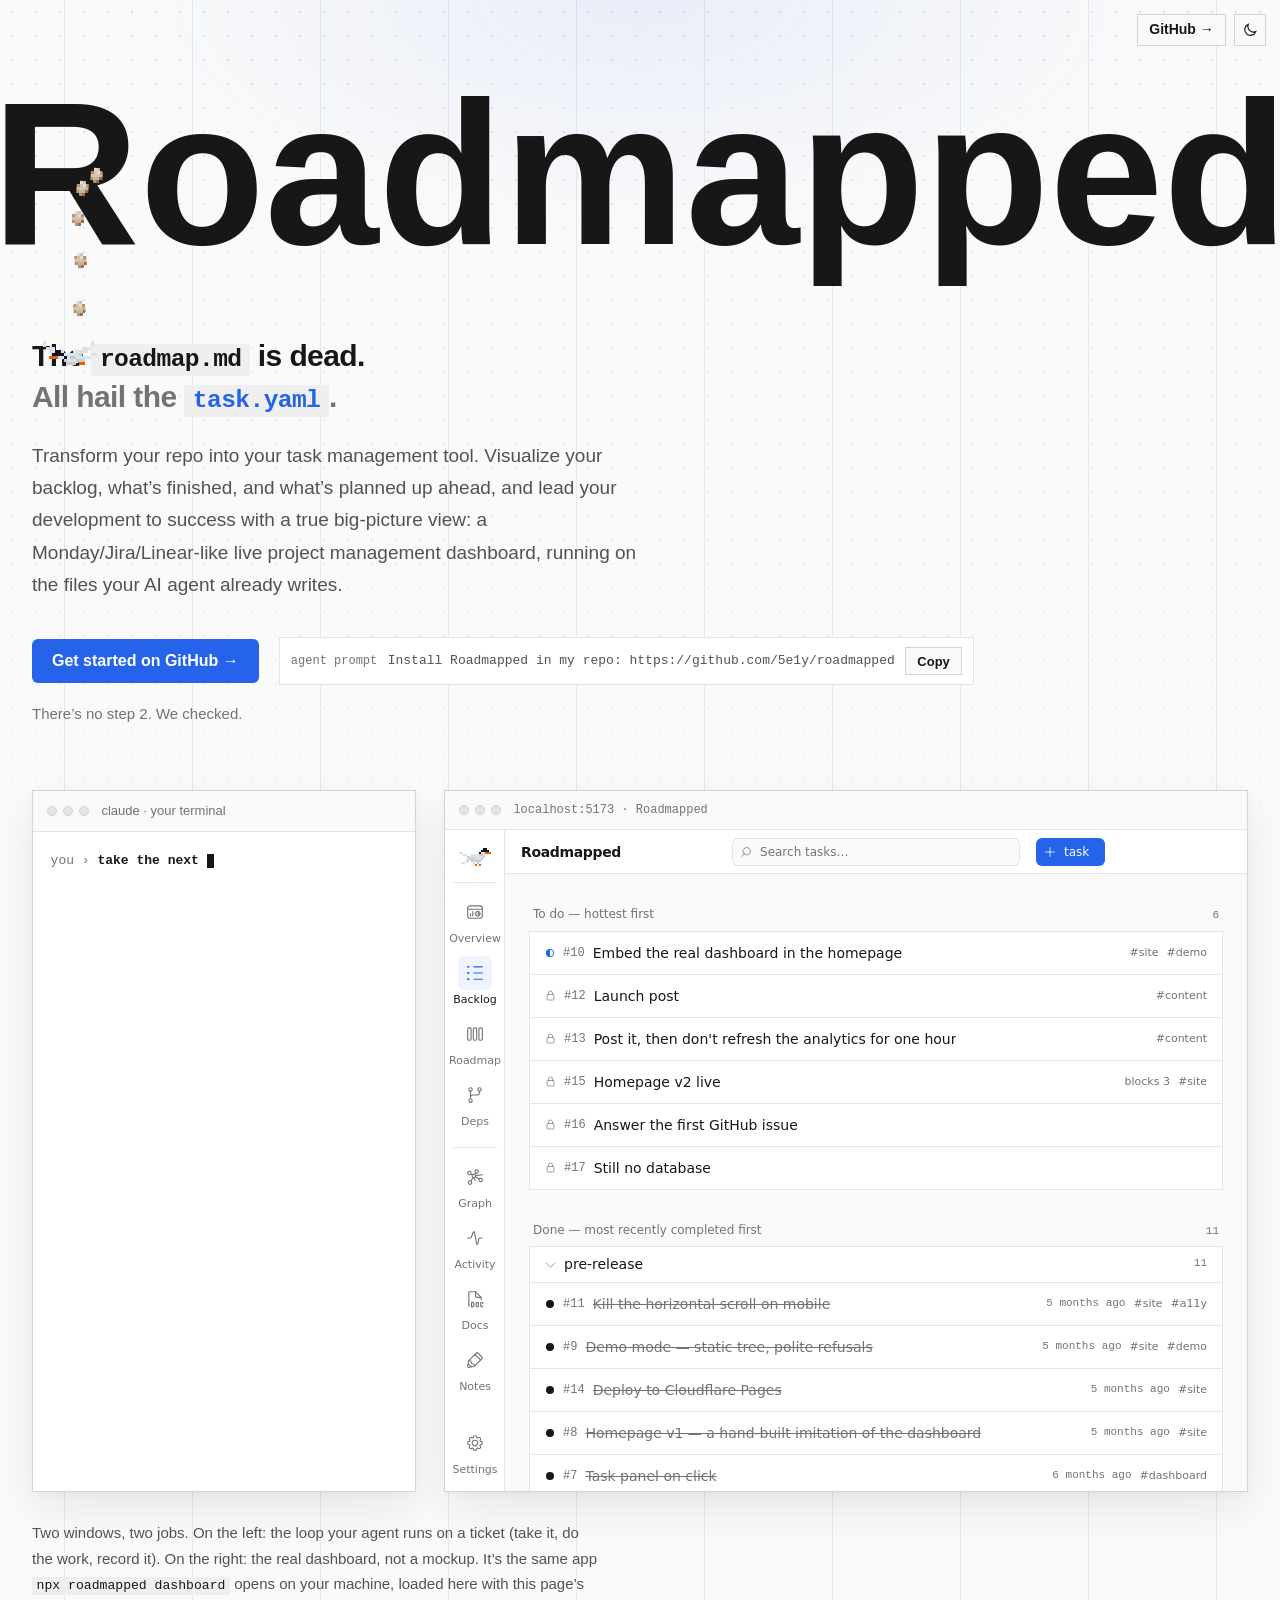
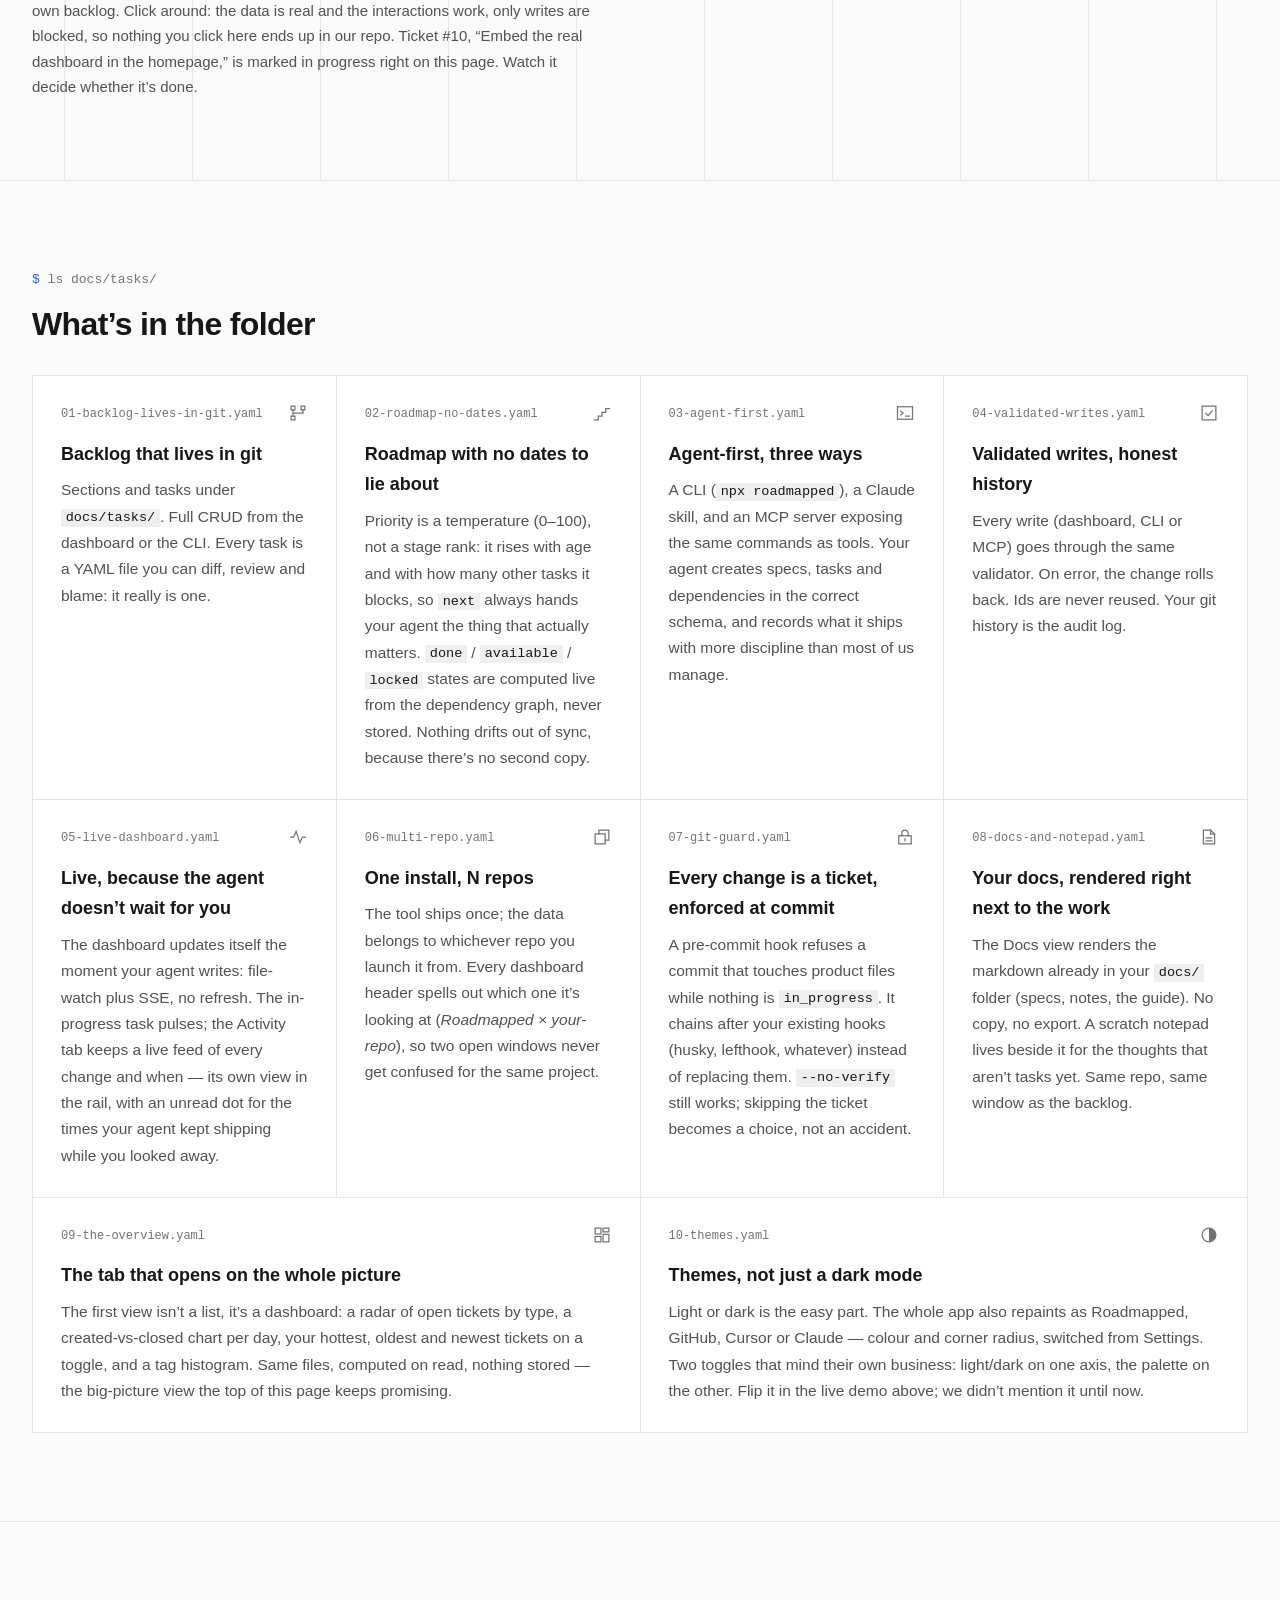
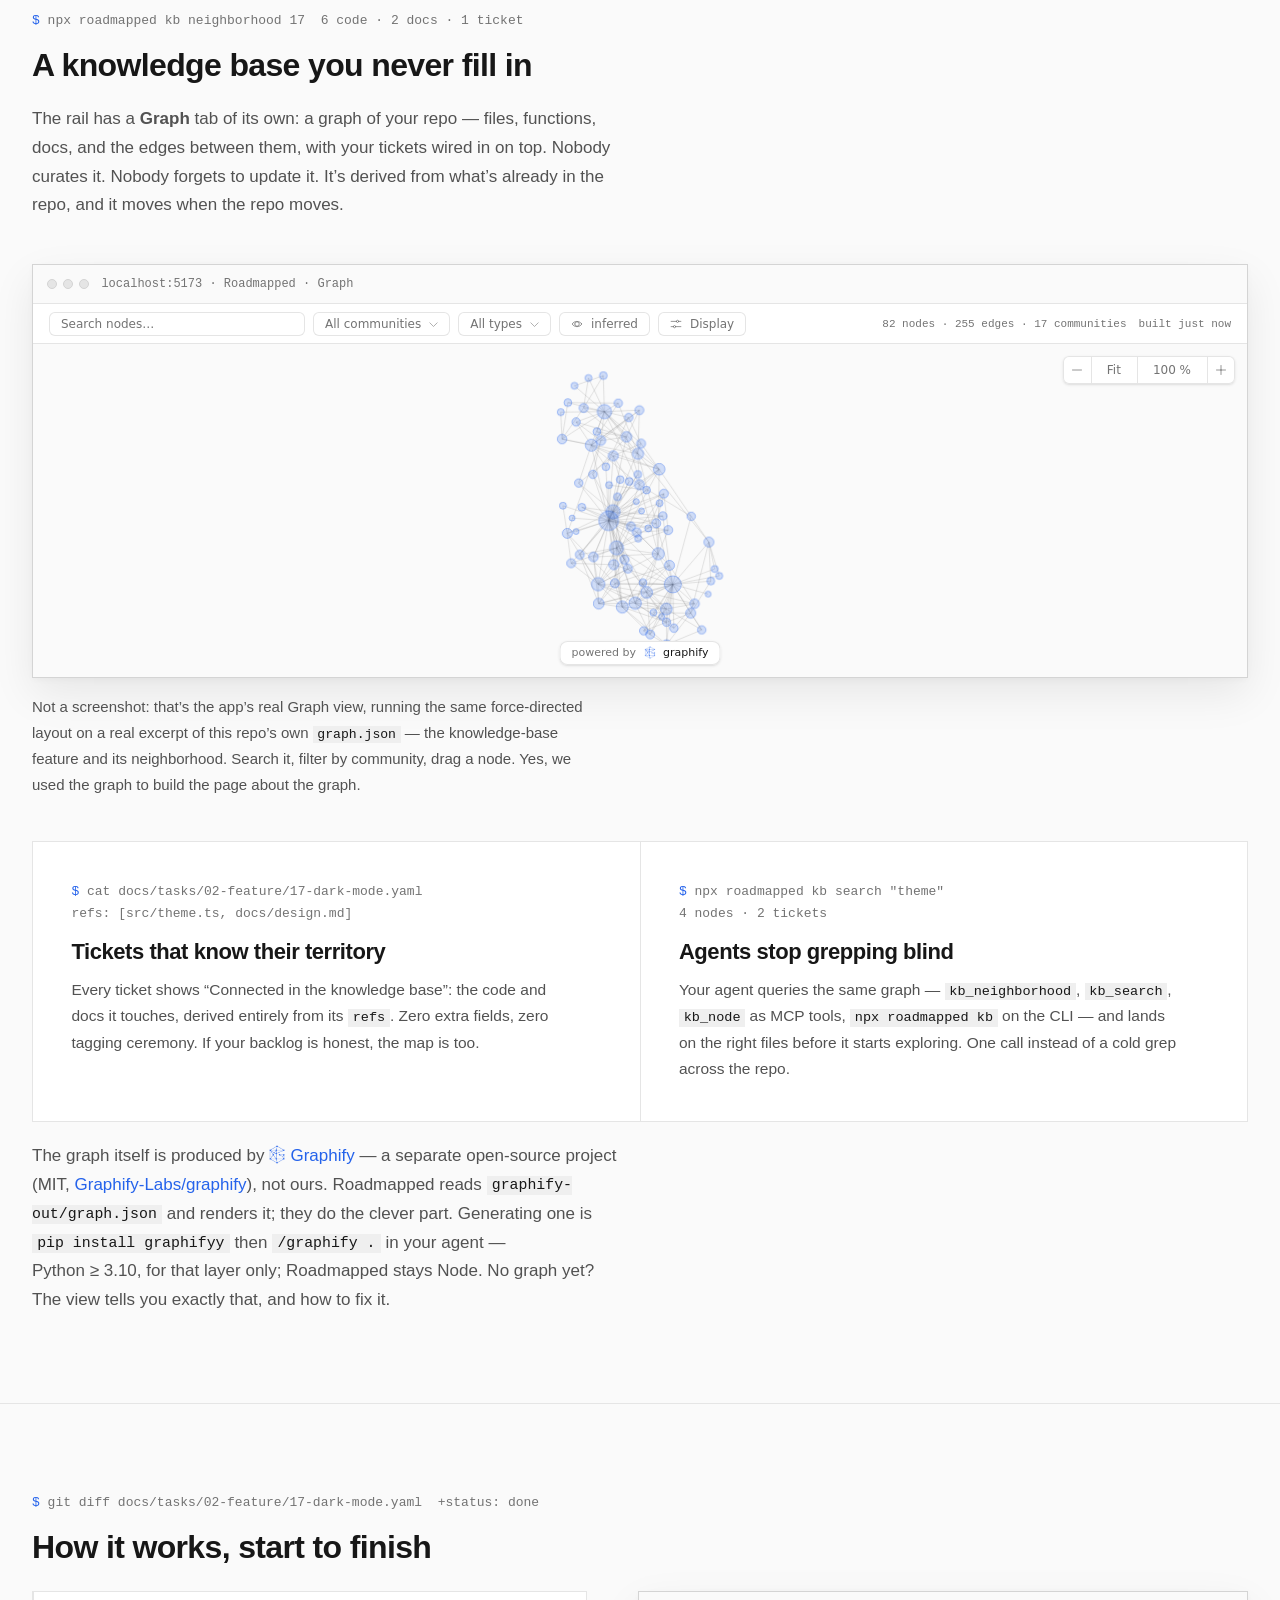
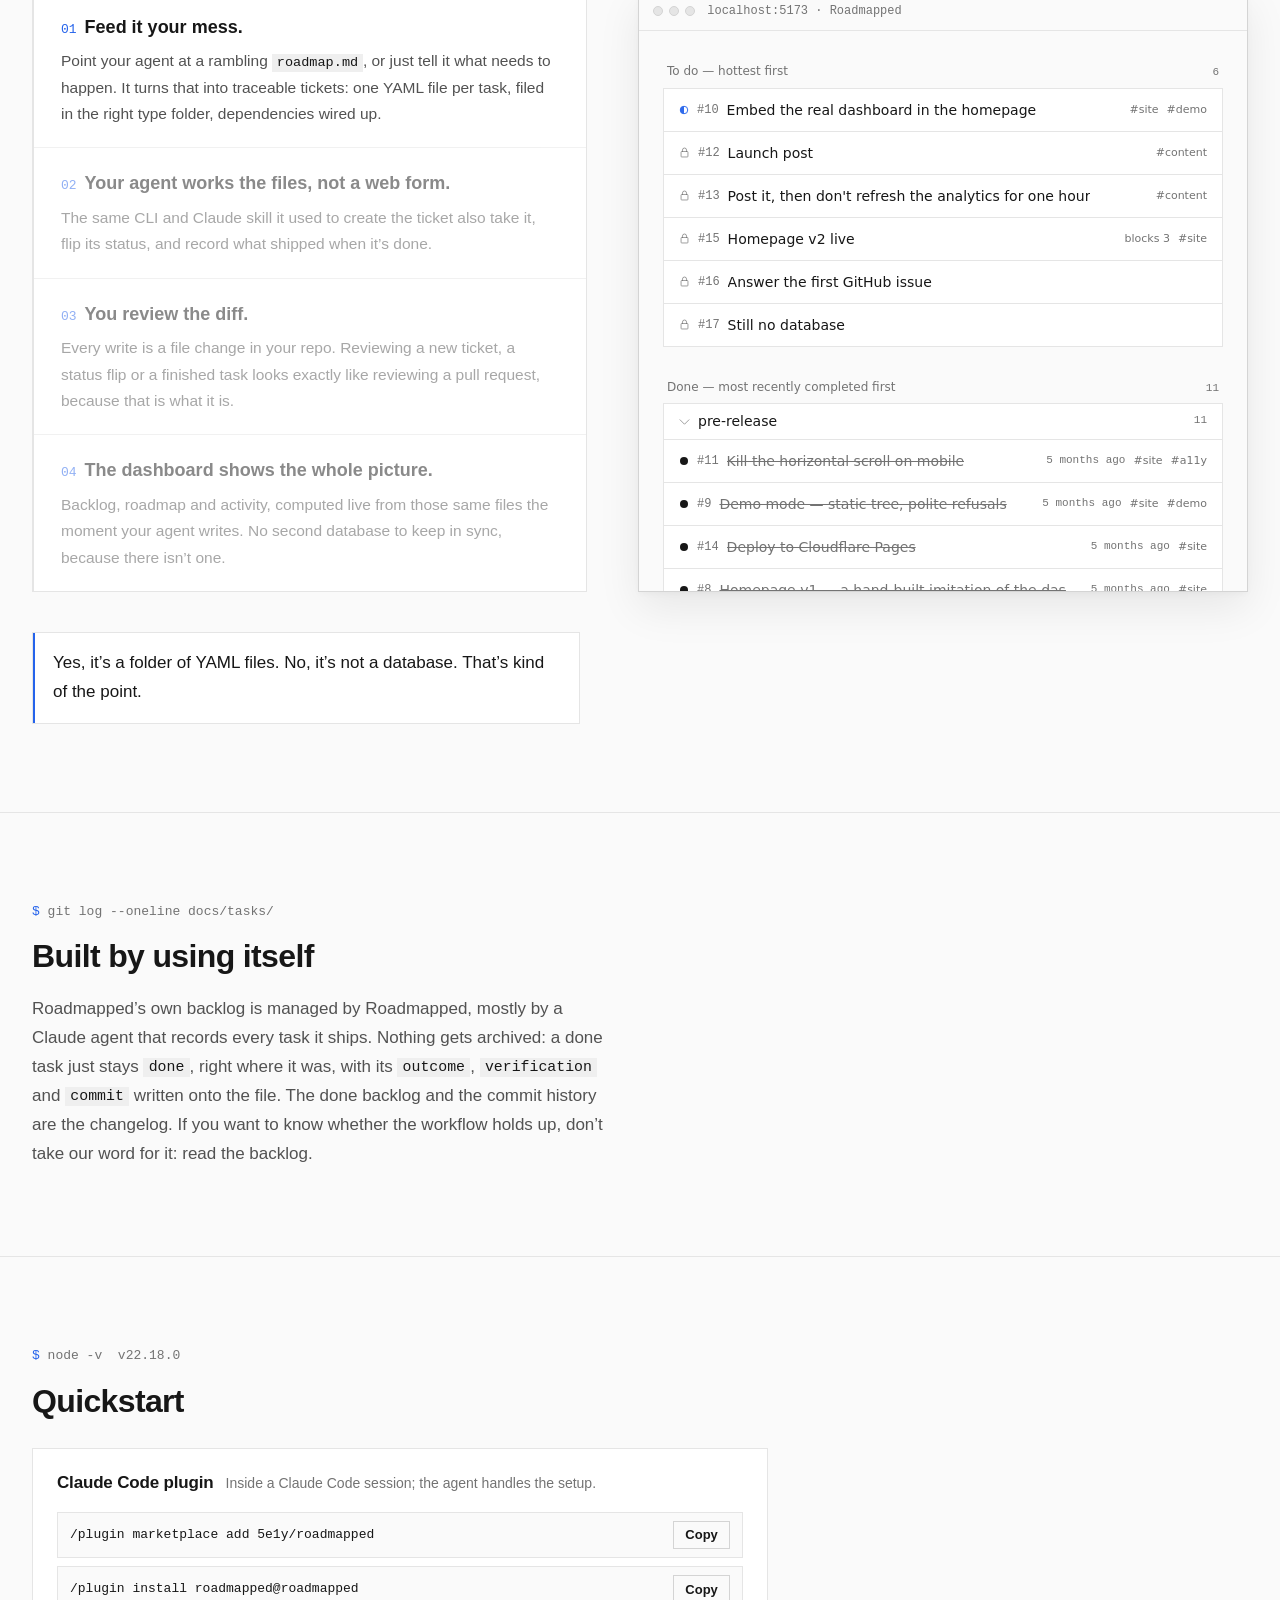
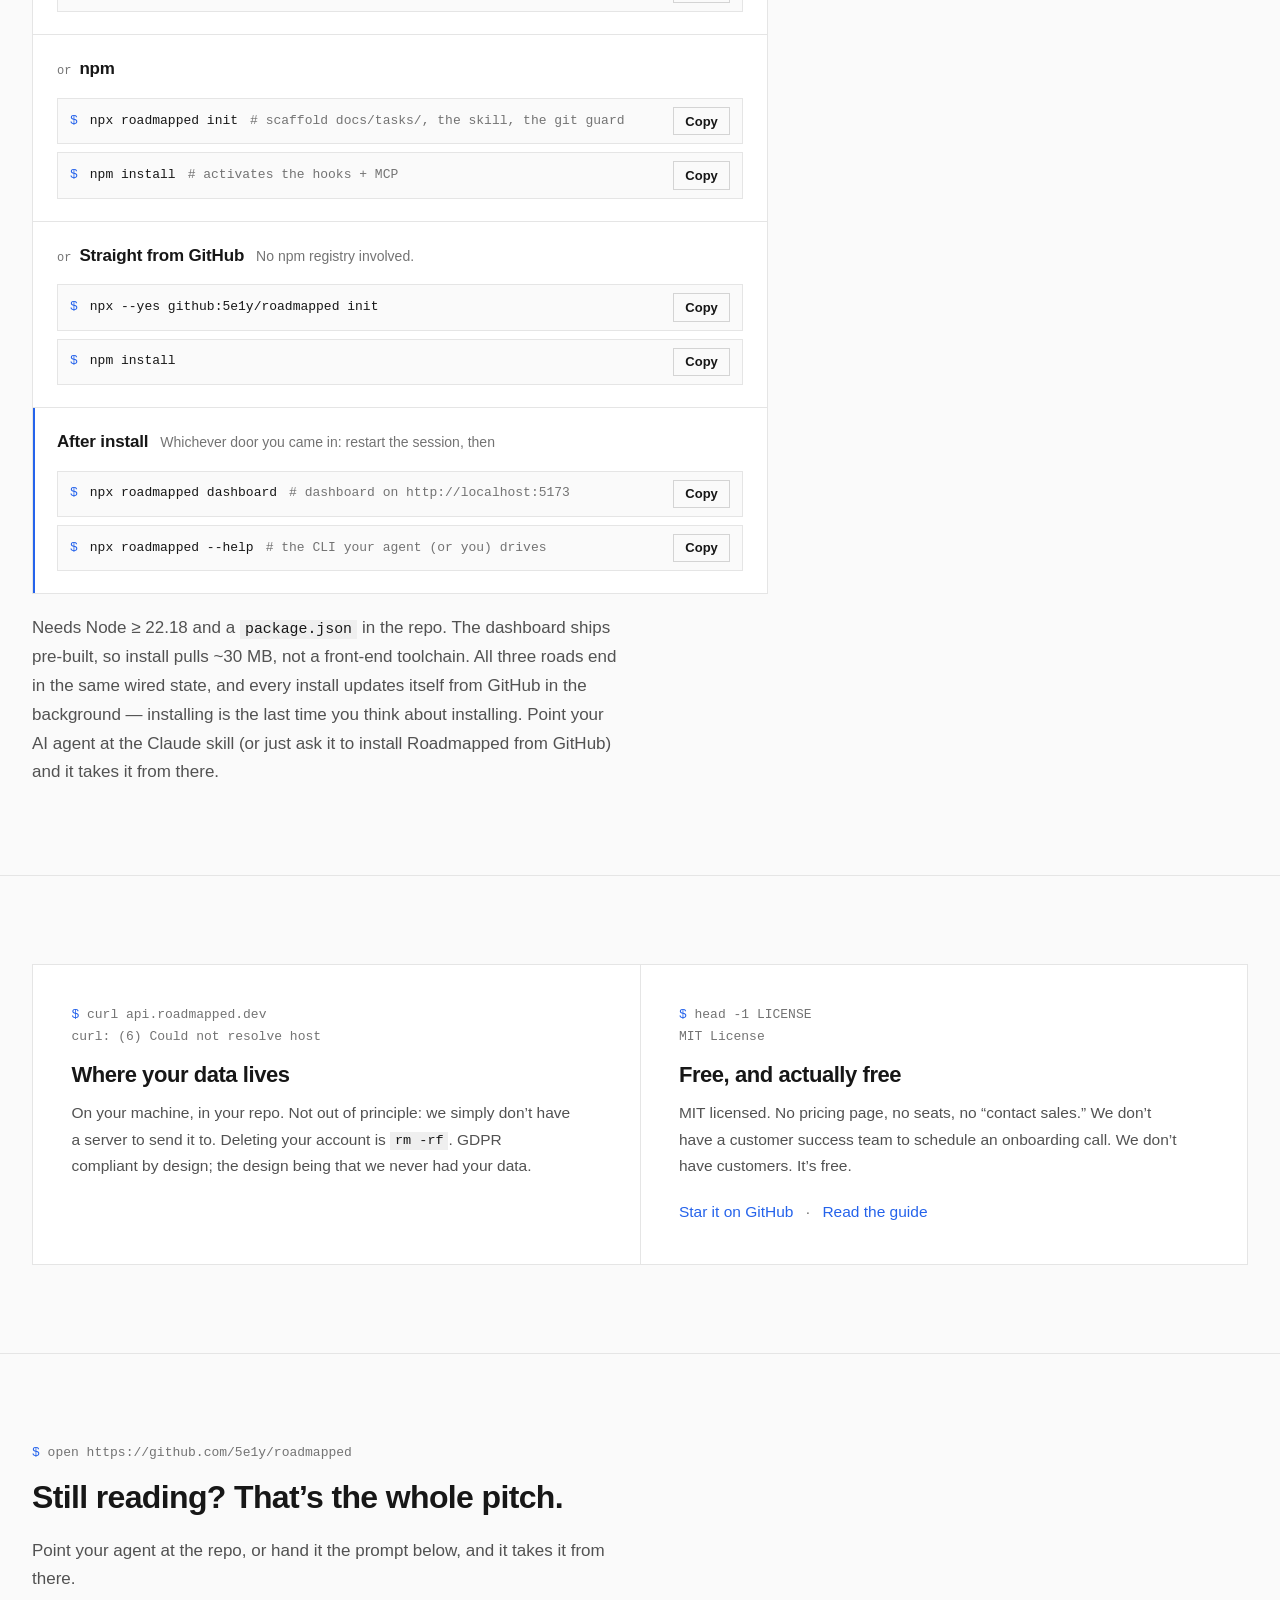
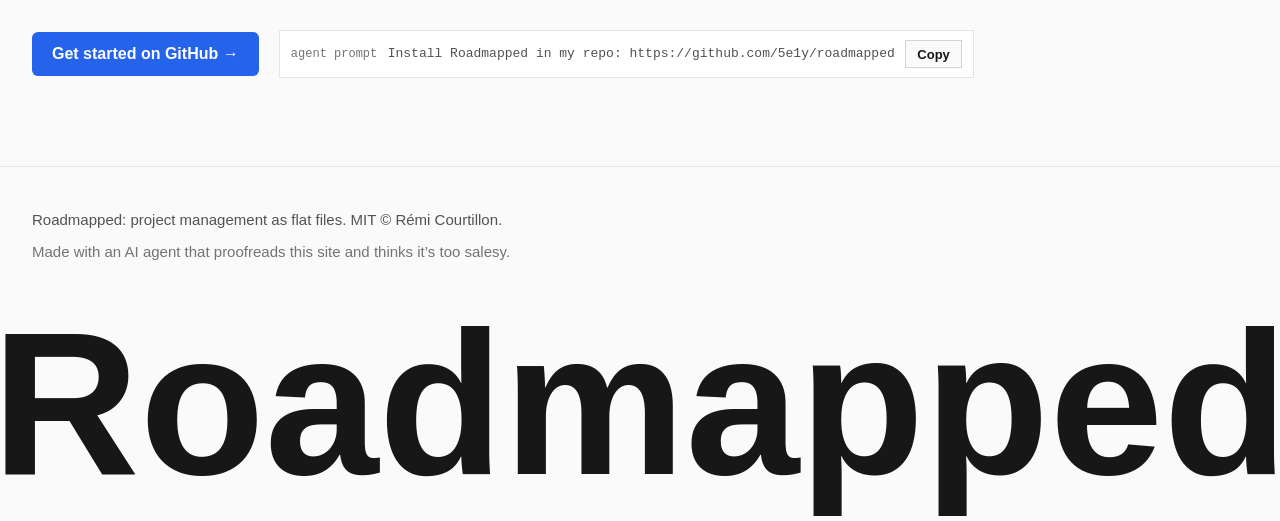
<file: index.html>
<!doctype html>
<!-- You're reading the source. Coincidentally, that's also how the product works. -->
<html lang="en">
<head>
  <meta charset="utf-8">
  <meta name="viewport" content="width=device-width, initial-scale=1">
  <title>Roadmapped: a live project management dashboard for your repo</title>
  <meta name="description" content="Turn your repo into your task management tool. A Monday/Jira/Linear-like live dashboard over the backlog and roadmap your AI agent writes as files in your repo. See what's done and what's planned; review the diff.">
  <link rel="canonical" href="https://roadmapped.dev/">
  <meta property="og:title" content="Roadmapped: a live project management dashboard for your repo">
  <meta property="og:description" content="Turn your repo into a live project management dashboard: the backlog and roadmap your AI agent writes as files, with the big-picture view. MIT.">
  <meta property="og:url" content="https://roadmapped.dev/">
  <meta property="og:type" content="website">
  <meta property="og:site_name" content="Roadmapped">
  <meta property="og:image" content="https://roadmapped.dev/og.png">
  <meta property="og:image:width" content="1200">
  <meta property="og:image:height" content="630">
  <meta property="og:image:alt" content="The Roadmapped dashboard: a repo's backlog and roadmap as a live board.">
  <meta name="twitter:card" content="summary_large_image">
  <meta name="twitter:title" content="Roadmapped: a live project management dashboard for your repo">
  <meta name="twitter:description" content="Turn your repo into a live project management dashboard: the backlog and roadmap your AI agent writes as files, with the big-picture view. MIT.">
  <meta name="twitter:image" content="https://roadmapped.dev/og.png">
  <meta name="theme-color" content="#fafafa" media="(prefers-color-scheme: light)">
  <meta name="theme-color" content="#0a0a0a" media="(prefers-color-scheme: dark)">
  <!-- Thème (#268) : applique le choix persisté AVANT le premier paint, et
       n'arme les reveals (#267) que si IntersectionObserver existe et que
       l'utilisateur n'a pas demandé moins de mouvement. -->
  <script>
    (function () {
      var t = null;
      try { t = localStorage.getItem('theme'); } catch (e) {}
      if (t === 'light' || t === 'dark') document.documentElement.setAttribute('data-theme', t);
      if ('IntersectionObserver' in window &&
          !window.matchMedia('(prefers-reduced-motion: reduce)').matches) {
        document.documentElement.classList.add('js-reveal');
      }
    })();
  </script>
  <!-- Favicon : asset officiel fourni par Rémi (#216), PNG 128px inline. -->
  <link rel="icon" type="image/png" href="[data-uri]">
  <link rel="stylesheet" href="style.css">
  <script type="application/ld+json">
  {
    "@context": "https://schema.org",
    "@type": "SoftwareApplication",
    "name": "Roadmapped",
    "description": "Turn your repo into your task management tool. A Monday/Jira/Linear-like live dashboard over the backlog and roadmap your AI agent writes as files in your repo. See what's done and what's planned; review the diff.",
    "applicationCategory": "DeveloperApplication",
    "operatingSystem": "Any (Node.js ≥ 22.18)",
    "offers": {
      "@type": "Offer",
      "price": "0",
      "priceCurrency": "USD"
    },
    "license": "https://opensource.org/licenses/MIT",
    "url": "https://roadmapped.dev/",
    "codeRepository": "https://github.com/5e1y/roadmapped"
  }
  </script>
</head>
<body>
  <a class="skip-link" href="#main">Skip to content</a>

  <!-- Le header est mort (#266) : le wordmark géant du hero tient lieu de
       marque. Ce qui devait survivre — lien GitHub + toggle thème (#268) —
       flotte en haut à droite, discret, toujours accessible. -->
  <nav class="corner-nav" aria-label="Main">
    <a class="corner-link" href="https://github.com/5e1y/roadmapped">GitHub&nbsp;&rarr;</a>
    <button class="theme-toggle" type="button" aria-label="Switch color theme">
      <svg class="icon-sun" viewBox="0 0 24 24" fill="none" stroke="currentColor" stroke-width="1.8" stroke-linecap="square" aria-hidden="true"><circle cx="12" cy="12" r="4.25"/><path d="M12 2.5V5M12 19v2.5M2.5 12H5M19 12h2.5M5.3 5.3l1.8 1.8M16.9 16.9l1.8 1.8M18.7 5.3l-1.8 1.8M7.1 16.9l-1.8 1.8"/></svg>
      <svg class="icon-moon" viewBox="0 0 24 24" fill="none" stroke="currentColor" stroke-width="1.8" stroke-linecap="square" aria-hidden="true"><path d="M20.5 14.5A8.5 8.5 0 0 1 9.5 3.5a8.5 8.5 0 1 0 11 11Z"/></svg>
    </button>
  </nav>

  <main id="main">

    <!-- ============ Hero ============ -->
    <!-- Wordmark XXL (#266) : « Roadmapped » bord à bord, en SVG <text> pour
         une géométrie mesurable — le viewBox est recalé en JS sur l'encre
         exacte du mot (voir le script wordmark plus bas), et le perchoir
         invisible .wordmark-perch est posé pile sur le haut du R pour
         l'oiseau. Le viewBox inline n'est qu'un fallback sans JS. -->
    <section class="hero" aria-labelledby="hero-title">
      <h1 class="sr-only" id="hero-title">Roadmapped</h1>
      <!-- #286 : une ligne en desktop, deux lignes bord à bord (Road / mapped)
           en mobile. Trois <svg> ; la media query n'en montre qu'une (desktop)
           ou deux (mobile). Le script wordmark recale chaque viewBox sur son
           encre réelle, et le perchoir suit le R de la ligne VISIBLE
           (desktop : « Roadmapped » ; mobile : « Road », première ligne). -->
      <div class="wordmark wordmark-hero" data-wordmark aria-hidden="true">
        <svg class="wordmark-line-one" viewBox="0 -72 654 94" preserveAspectRatio="xMidYMid meet" focusable="false">
          <text class="wordmark-text" x="0" y="0">Roadmapped</text>
        </svg>
        <svg class="wordmark-line-two" viewBox="0 -72 246 76" preserveAspectRatio="xMidYMid meet" focusable="false">
          <text class="wordmark-text" x="0" y="0">Road</text>
        </svg>
        <svg class="wordmark-line-two" viewBox="0 -72 376 94" preserveAspectRatio="xMidYMid meet" focusable="false">
          <text class="wordmark-text" x="0" y="0">mapped</text>
        </svg>
        <span class="wordmark-perch" id="hero-perch" data-bird-perch></span>
      </div>
      <div class="container">
        <p class="hero-tagline reveal">
          The <code>roadmap.md</code> is dead.
          <span class="hero-beat">All hail the <code>task.yaml</code>.</span>
        </p>
        <p class="hero-sub reveal">
          Transform your repo into your task management tool. Visualize your backlog,
          what&rsquo;s finished, and what&rsquo;s planned up ahead, and lead your development
          to success with a true big-picture view: a Monday/Jira/Linear-like live
          project management dashboard, running on the files your AI agent already writes.
        </p>
        <div class="hero-cta reveal">
          <a class="btn btn-primary" href="https://github.com/5e1y/roadmapped">Get started on GitHub&nbsp;&rarr;</a>
          <div class="prompt-copy" role="group" aria-label="Prompt to copy for your AI agent">
            <span class="prompt-tag">agent&nbsp;prompt</span>
            <code class="prompt-text">Install Roadmapped in my repo: https://github.com/5e1y/roadmapped</code>
            <button class="btn-copy" type="button" data-copy-text="Install Roadmapped in my repo: https://github.com/5e1y/roadmapped">Copy</button>
          </div>
        </div>
        <p class="cta-note reveal">There&rsquo;s no step&nbsp;2. We checked.</p>
      </div>
    </section>

    <!-- ============ Live demo: two windows, the terminal and the real app ============ -->
    <section class="demo" aria-label="Live demo: a terminal driving the real Roadmapped dashboard, side by side">
      <div class="demo-stage">
        <div class="duo">

          <!-- Window 1: the terminal (scripted replay, separate app) -->
          <div class="window window-terminal reveal">
            <div class="window-bar">
              <span class="window-dots" aria-hidden="true"><i></i><i></i><i></i></span>
              <span class="window-name">claude &middot; your terminal</span>
            </div>
            <div class="term" id="term">
              <div class="cl" data-kind="you"><span class="cl-p">you &rsaquo;</span> <span class="cl-t">take the next task</span></div>
              <div class="cl" data-kind="agent"><span class="cl-p">agent &rsaquo;</span> #14 Deploy to Cloudflare Pages &rarr; <span class="cl-progress">in_progress</span></div>
              <div class="cl" data-kind="cmd">$ npx wrangler deploy</div>
              <div class="cl" data-kind="agent"><span class="cl-p">agent &rsaquo;</span> Live at roadmapped.dev. You&rsquo;re on it.</div>
              <div class="cl" data-kind="agent"><span class="cl-p">agent &rsaquo;</span> #14 done &middot; record written</div>
              <div class="cl" data-kind="you"><span class="cl-p">you &rsaquo;</span> <span class="cl-t">next</span></div>
              <div class="cl" data-kind="agent"><span class="cl-p">agent &rsaquo;</span> #10 Embed the real dashboard in the homepage &rarr; <span class="cl-progress">in_progress</span></div>
              <div class="cl" data-kind="cmd">$ npx roadmapped start 10</div>
              <div class="cl" data-kind="agent"><span class="cl-p">agent &rsaquo;</span> The window on the right? That&rsquo;s it. Same app, not a replica.</div>
              <div class="cl" data-kind="agent"><span class="cl-p">agent &rsaquo;</span> #10 stays in_progress until you stop looking.</div>
            </div>
          </div>

          <!-- Window 2: the actual dashboard (the React app, read-only build) -->
          <div class="window window-app reveal">
            <div class="window-bar">
              <span class="window-dots" aria-hidden="true"><i></i><i></i><i></i></span>
              <span class="window-name window-name-mono">localhost:5173 &middot; Roadmapped</span>
            </div>
            <iframe class="app-frame" src="demo/" title="Roadmapped dashboard: read-only live demo showing this page's own backlog" loading="lazy"></iframe>
          </div>

        </div>

        <p class="demo-caption reveal">
          Two windows, two jobs. On the left: the loop your agent runs on a ticket
          (take it, do the work, record it). On the right: the real dashboard, not a
          mockup. It&rsquo;s the same app <code>npx roadmapped dashboard</code> opens on your
          machine, loaded here with this page&rsquo;s own backlog. Click around: the data
          is real and the interactions work, only writes are blocked, so nothing you
          click here ends up in our repo. Ticket&nbsp;#10, &ldquo;Embed the real dashboard
          in the homepage,&rdquo; is marked in&nbsp;progress right on this page. Watch it
          decide whether it&rsquo;s done.
        </p>
      </div>
    </section>

    <!-- ============ Features ============
         #287 : chaque carte = un en-tête (fichier + icône + titre) dans un
         <button class="feature-toggle"> et un corps .feature-body. En desktop
         la grille est inchangée (le bouton est inerte, tout est déplié). En
         mobile (≤ 760px), le script accordéon replie les corps : première
         ouverte par défaut, une seule ouverte à la fois, aria-expanded +
         hidden. Sans JS : tout reste déplié, à toutes les tailles. -->
    <section class="section" id="features" aria-labelledby="features-title">
      <div class="container">
        <p class="eyebrow reveal"><span class="eyebrow-cmd"><span class="eyebrow-ps1">$</span>&nbsp;ls docs/tasks/</span></p>
        <h2 class="section-title reveal" id="features-title">What&rsquo;s in the folder</h2>
        <div class="feature-grid">
          <article class="feature-card reveal">
            <h3 class="feature-title">
              <button class="feature-toggle" type="button">
                <span class="feature-head">
                  <span class="feature-file">01-backlog-lives-in-git.yaml</span>
                  <!-- git branch, nœuds carrés -->
                  <svg class="feature-icon" viewBox="0 0 24 24" fill="none" stroke="currentColor" stroke-width="1.5" stroke-linecap="square" aria-hidden="true"><rect x="3.75" y="3.75" width="4.5" height="4.5"/><rect x="3.75" y="15.75" width="4.5" height="4.5"/><rect x="15.75" y="3.75" width="4.5" height="4.5"/><path d="M6 8.25v7.5M18 8.25V12H6"/></svg>
                </span>
                <span class="feature-name">Backlog that lives in git</span>
              </button>
            </h3>
            <div class="feature-body">
              <p>Sections and tasks under <code>docs/tasks/</code>. Full CRUD from the dashboard or the CLI. Every task is a YAML file you can diff, review and blame: it really is one.</p>
            </div>
          </article>
          <article class="feature-card reveal">
            <h3 class="feature-title">
              <button class="feature-toggle" type="button">
                <span class="feature-head">
                  <span class="feature-file">02-roadmap-no-dates.yaml</span>
                  <!-- escalier : la température (âge + blocages), pas un rang de stage -->
                  <svg class="feature-icon" viewBox="0 0 24 24" fill="none" stroke="currentColor" stroke-width="1.5" stroke-linecap="square" aria-hidden="true"><path d="M3 20.25h4.5v-4.5H12v-4.5h4.5v-4.5H21"/></svg>
                </span>
                <span class="feature-name">Roadmap with no dates to lie about</span>
              </button>
            </h3>
            <div class="feature-body">
              <p>Priority is a temperature (0&ndash;100), not a stage rank: it rises with age and with how many other tasks it blocks, so <code>next</code> always hands your agent the thing that actually matters. <code>done</code> / <code>available</code> / <code>locked</code> states are computed live from the dependency graph, never stored. Nothing drifts out of sync, because there&rsquo;s no second copy.</p>
            </div>
          </article>
          <article class="feature-card reveal">
            <h3 class="feature-title">
              <button class="feature-toggle" type="button">
                <span class="feature-head">
                  <span class="feature-file">03-agent-first.yaml</span>
                  <!-- terminal -->
                  <svg class="feature-icon" viewBox="0 0 24 24" fill="none" stroke="currentColor" stroke-width="1.5" stroke-linecap="square" aria-hidden="true"><rect x="3" y="4.5" width="18" height="15"/><path d="M6.75 9.75 9.75 12l-3 2.25M12.75 15.75h4.5"/></svg>
                </span>
                <span class="feature-name">Agent-first, three ways</span>
              </button>
            </h3>
            <div class="feature-body">
              <p>A CLI (<code>npx roadmapped</code>), a Claude skill, and an MCP server exposing the same commands as tools. Your agent creates specs, tasks and dependencies in the correct schema, and records what it ships with more discipline than most of us manage.</p>
            </div>
          </article>
          <article class="feature-card reveal">
            <h3 class="feature-title">
              <button class="feature-toggle" type="button">
                <span class="feature-head">
                  <span class="feature-file">04-validated-writes.yaml</span>
                  <!-- case cochée -->
                  <svg class="feature-icon" viewBox="0 0 24 24" fill="none" stroke="currentColor" stroke-width="1.5" stroke-linecap="square" aria-hidden="true"><rect x="3.75" y="3.75" width="16.5" height="16.5"/><path d="m8.25 12.25 2.75 2.75 4.75-5.5"/></svg>
                </span>
                <span class="feature-name">Validated writes, honest history</span>
              </button>
            </h3>
            <div class="feature-body">
              <p>Every write (dashboard, CLI or MCP) goes through the same validator. On error, the change rolls back. Ids are never reused. Your git history is the audit log.</p>
            </div>
          </article>
          <article class="feature-card reveal">
            <h3 class="feature-title">
              <button class="feature-toggle" type="button">
                <span class="feature-head">
                  <span class="feature-file">05-live-dashboard.yaml</span>
                  <!-- pouls d'activité -->
                  <svg class="feature-icon" viewBox="0 0 24 24" fill="none" stroke="currentColor" stroke-width="1.5" stroke-linecap="square" aria-hidden="true"><path d="M3 12h3.75L9.75 5.25l4.5 13.5L17.25 12H21"/></svg>
                </span>
                <span class="feature-name">Live, because the agent doesn&rsquo;t wait for you</span>
              </button>
            </h3>
            <div class="feature-body">
              <p>The dashboard updates itself the moment your agent writes: file-watch plus SSE, no refresh. The in-progress task pulses; the Activity tab keeps a live feed of every change and when &mdash; its own view in the rail, with an unread dot for the times your agent kept shipping while you looked away.</p>
            </div>
          </article>
          <article class="feature-card reveal">
            <h3 class="feature-title">
              <button class="feature-toggle" type="button">
                <span class="feature-head">
                  <span class="feature-file">06-multi-repo.yaml</span>
                  <!-- carrés empilés : un outil, N repos -->
                  <svg class="feature-icon" viewBox="0 0 24 24" fill="none" stroke="currentColor" stroke-width="1.5" stroke-linecap="square" aria-hidden="true"><path d="M8.25 8.25V3.75h12v12h-4.5"/><rect x="3.75" y="8.25" width="12" height="12"/></svg>
                </span>
                <span class="feature-name">One install, N repos</span>
              </button>
            </h3>
            <div class="feature-body">
              <p>The tool ships once; the data belongs to whichever repo you launch it from. Every dashboard header spells out which one it&rsquo;s looking at (<em>Roadmapped &times; your-repo</em>), so two open windows never get confused for the same project.</p>
            </div>
          </article>
          <article class="feature-card reveal">
            <h3 class="feature-title">
              <button class="feature-toggle" type="button">
                <span class="feature-head">
                  <span class="feature-file">07-git-guard.yaml</span>
                  <!-- cadenas -->
                  <svg class="feature-icon" viewBox="0 0 24 24" fill="none" stroke="currentColor" stroke-width="1.5" stroke-linecap="square" aria-hidden="true"><rect x="4.5" y="10.5" width="15" height="9.75"/><path d="M8.25 10.5V7.5a3.75 3.75 0 0 1 7.5 0v3M12 14.25v2.25"/></svg>
                </span>
                <span class="feature-name">Every change is a ticket, enforced at commit</span>
              </button>
            </h3>
            <div class="feature-body">
              <p>A pre-commit hook refuses a commit that touches product files while nothing is <code>in_progress</code>. It chains after your existing hooks (husky, lefthook, whatever) instead of replacing them. <code>--no-verify</code> still works; skipping the ticket becomes a choice, not an accident.</p>
            </div>
          </article>
          <article class="feature-card reveal">
            <h3 class="feature-title">
              <button class="feature-toggle" type="button">
                <span class="feature-head">
                  <span class="feature-file">08-docs-and-notepad.yaml</span>
                  <!-- page de doc -->
                  <svg class="feature-icon" viewBox="0 0 24 24" fill="none" stroke="currentColor" stroke-width="1.5" stroke-linecap="square" aria-hidden="true"><path d="M5.25 3.75H14l4.75 4.75v11.75H5.25Z"/><path d="M14 3.75V8.5h4.75M8.5 13h7M8.5 16.5h7"/></svg>
                </span>
                <span class="feature-name">Your docs, rendered right next to the work</span>
              </button>
            </h3>
            <div class="feature-body">
              <p>The Docs view renders the markdown already in your <code>docs/</code> folder (specs, notes, the guide). No copy, no export. A scratch notepad lives beside it for the thoughts that aren&rsquo;t tasks yet. Same repo, same window as the backlog.</p>
            </div>
          </article>
          <article class="feature-card feature-card--wide reveal">
            <h3 class="feature-title">
              <button class="feature-toggle" type="button">
                <span class="feature-head">
                  <span class="feature-file">09-the-overview.yaml</span>
                  <!-- bento : la vue tableau de bord, pas une liste -->
                  <svg class="feature-icon" viewBox="0 0 24 24" fill="none" stroke="currentColor" stroke-width="1.5" stroke-linecap="square" aria-hidden="true"><rect x="3.75" y="3.75" width="7" height="7"/><rect x="13.25" y="3.75" width="7" height="4.5"/><rect x="3.75" y="13.75" width="7" height="6.5"/><rect x="13.25" y="11.25" width="7" height="9"/></svg>
                </span>
                <span class="feature-name">The tab that opens on the whole picture</span>
              </button>
            </h3>
            <div class="feature-body">
              <p>The first view isn&rsquo;t a list, it&rsquo;s a dashboard: a radar of open tickets by type, a created-vs-closed chart per day, your hottest, oldest and newest tickets on a toggle, and a tag histogram. Same files, computed on read, nothing stored &mdash; the big-picture view the top of this page keeps promising.</p>
            </div>
          </article>
          <article class="feature-card feature-card--wide reveal">
            <h3 class="feature-title">
              <button class="feature-toggle" type="button">
                <span class="feature-head">
                  <span class="feature-file">10-themes.yaml</span>
                  <!-- disque mi-plein : clair/sombre, plus les palettes nommées -->
                  <svg class="feature-icon" viewBox="0 0 24 24" fill="none" stroke="currentColor" stroke-width="1.5" stroke-linecap="square" aria-hidden="true"><circle cx="12" cy="12" r="8.25"/><path d="M12 3.75a8.25 8.25 0 0 1 0 16.5z" fill="currentColor" stroke="none"/></svg>
                </span>
                <span class="feature-name">Themes, not just a dark mode</span>
              </button>
            </h3>
            <div class="feature-body">
              <p>Light or dark is the easy part. The whole app also repaints as Roadmapped, GitHub, Cursor or Claude &mdash; colour and corner radius, switched from Settings. Two toggles that mind their own business: light/dark on one axis, the palette on the other. Flip it in the live demo above; we didn&rsquo;t mention it until now.</p>
            </div>
          </article>
        </div>
      </div>
    </section>

    <!-- ============ Knowledge base (powered by Graphify) (#314, #436) ============
         La section dédiée. Le graphe n'est plus un SVG fait-main : c'est le VRAI
         Graph view de l'app en iframe (démo/?piece=graph), servi par un extrait
         RÉEL de graphify-out/graph.json (src/demo/graph.ts, ~82 nœuds, le
         voisinage de la feature Knowledge base — méta assumé). Toolbar, recherche,
         filtres, layout force-directed : tout vient de l'app, rien à maintenir ici.
         Theme-aware via le même ?theme= que les autres iframes démo.
         Crédit Graphify explicite : projet open source distinct (MIT),
         Roadmapped ne fait que lire sa sortie. -->
    <section class="section" id="knowledge-base" aria-labelledby="kb-title">
      <div class="container">
        <p class="eyebrow reveal"><span class="eyebrow-cmd"><span class="eyebrow-ps1">$</span>&nbsp;npx roadmapped kb neighborhood 17</span><span class="eyebrow-out">&nbsp;&nbsp;6 code &middot; 2 docs &middot; 1 ticket</span></p>
        <h2 class="section-title reveal" id="kb-title">A knowledge base you never fill in</h2>
        <p class="prose reveal">The rail has a <strong>Graph</strong> tab of its own: a graph of
          your repo &mdash; files, functions, docs, and the edges between them, with your tickets
          wired in on top. Nobody curates it. Nobody forgets to update it. It&rsquo;s derived from
          what&rsquo;s already in the repo, and it moves when the repo moves.</p>

        <figure class="kb-demo under-block reveal">
          <div class="window window-app kb-frame" data-bird-perch>
            <div class="window-bar">
              <span class="window-dots" aria-hidden="true"><i></i><i></i><i></i></span>
              <span class="window-name window-name-mono">localhost:5173 &middot; Roadmapped &middot; Graph</span>
            </div>
            <iframe class="graph-app-frame demo-frame" src="demo/?piece=graph" title="The real Roadmapped Graph view: an interactive knowledge graph of this repo" loading="lazy"></iframe>
          </div>
          <figcaption class="kb-caption">Not a screenshot: that&rsquo;s the app&rsquo;s real Graph
            view, running the same force-directed layout on a real excerpt of this repo&rsquo;s own
            <code>graph.json</code> &mdash; the knowledge-base feature and its neighborhood. Search
            it, filter by community, drag a node. Yes, we used the graph to build the page about
            the graph.</figcaption>
        </figure>

        <div class="pair-grid under-block">
          <article class="pair-card reveal" data-bird-perch aria-labelledby="kb-you-title">
            <p class="eyebrow"><span class="eyebrow-cmd"><span class="eyebrow-ps1">$</span>&nbsp;cat docs/tasks/02-feature/17-dark-mode.yaml</span><br><span class="eyebrow-out">refs: [src/theme.ts, docs/design.md]</span></p>
            <h3 class="section-title pair-title" id="kb-you-title">Tickets that know their territory</h3>
            <p>Every ticket shows &ldquo;Connected in the knowledge base&rdquo;: the code and docs it
              touches, derived entirely from its <code>refs</code>. Zero extra fields, zero tagging
              ceremony. If your backlog is honest, the map is too.</p>
          </article>
          <article class="pair-card reveal" data-bird-perch aria-labelledby="kb-agent-title">
            <p class="eyebrow"><span class="eyebrow-cmd"><span class="eyebrow-ps1">$</span>&nbsp;npx roadmapped kb search "theme"</span><br><span class="eyebrow-out">4 nodes &middot; 2 tickets</span></p>
            <h3 class="section-title pair-title" id="kb-agent-title">Agents stop grepping blind</h3>
            <p>Your agent queries the same graph &mdash; <code>kb_neighborhood</code>,
              <code>kb_search</code>, <code>kb_node</code> as MCP tools, <code>npx roadmapped kb</code>
              on the CLI &mdash; and lands on the right files before it starts exploring. One call
              instead of a cold grep across the repo.</p>
          </article>
        </div>
        <p class="prose under-block reveal">The graph itself is produced by
          <a class="link-arrow" href="https://graphify.com/"><span class="graphify-mark" aria-hidden="true"></span>Graphify</a> &mdash; a separate
          open-source project (MIT, <a class="link-arrow" href="https://github.com/Graphify-Labs/graphify">Graphify-Labs/graphify</a>),
          not ours. Roadmapped reads <code>graphify-out/graph.json</code> and renders it; they do
          the clever part. Generating one is <code>pip install graphifyy</code> then
          <code>/graphify .</code> in your agent &mdash; Python&nbsp;&ge;&nbsp;3.10, for that layer
          only; Roadmapped stays Node. No graph yet? The view tells you exactly that, and how to
          fix it.</p>
      </div>
    </section>

    <!-- ============ How it works (#280 → #283 → refonte auto-advance) ============
         Plus de pin-scroll : section de hauteur normale qui joue toute seule.
         À gauche des 4 étapes, une piste verticale (.how-track) dont le
         segment accent (.how-fill) se remplit sur la durée de l'étape active
         (~5,5 s) puis passe à la suivante, en boucle (script how-play plus
         bas). Survoler la colonne des étapes RALENTIT la progression (x0.25) ;
         cliquer une étape y saute et remet sa barre à zéro. L'étape active
         est exposée via aria-current="step" sur son bouton.
         Gate html.js-howplay (posée par le script) : sans elle (no-JS), les
         4 étapes ET les 4 visuels s'empilent, tout visible, piste masquée.
         prefers-reduced-motion : aucun auto-advance (script), piste masquée
         (CSS), le clic reste le seul moteur.
         Visuels = pièces isolées de l'UI RÉELLE de l'app (classes .ui-*),
         reproduites en HTML/CSS statique sur les variables du site :
         01 rangées de backlog (TaskRow/Chip/Temperature), 02 popup Activity
         (LiveActivityMenu), 03 panneau d'une tâche done (TaskPanel, bloc Log),
         04 colonnes roadmap (RoadmapColumns). aria-hidden : illustrations,
         le texte des étapes porte l'information.
         Perchoirs : CHAQUE rangée d'étape (.how-step) porte data-bird-perch —
         bord haut peint stable (filet du panneau / filets inter-rangées),
         opacité des rangées estompées ≥ .5 (le test de visibilité de
         l'oiseau tolère la pénombre). Le callout garde le sien. -->
    <section class="section" id="how-it-works" aria-labelledby="how-title">
      <div class="container">
        <p class="eyebrow reveal"><span class="eyebrow-cmd"><span class="eyebrow-ps1">$</span>&nbsp;git diff docs/tasks/02-feature/17-dark-mode.yaml</span><span class="eyebrow-out">&nbsp;&nbsp;+status: done</span></p>
        <h2 class="section-title reveal" id="how-title">How it works, start to finish</h2>
      </div>

      <div class="container how-stage">
        <div class="how-lane">
          <div class="how-track" aria-hidden="true"><div class="how-fill"></div></div>
          <ol class="how-steps reveal">
            <li class="how-step is-active" data-bird-perch>
              <h3 class="how-step-title"><button class="how-step-btn" type="button" aria-current="step"><span class="how-step-num">01</span>Feed it your mess.</button></h3>
              <p>Point your agent at a rambling <code>roadmap.md</code>, or just tell it what needs to happen. It turns that into traceable tickets: one YAML file per task, filed in the right type folder, dependencies wired up.</p>
            </li>
            <li class="how-step" data-bird-perch>
              <h3 class="how-step-title"><button class="how-step-btn" type="button"><span class="how-step-num">02</span>Your agent works the files, not a web form.</button></h3>
              <p>The same CLI and Claude skill it used to create the ticket also take it, flip its status, and record what shipped when it&rsquo;s done.</p>
            </li>
            <li class="how-step" data-bird-perch>
              <h3 class="how-step-title"><button class="how-step-btn" type="button"><span class="how-step-num">03</span>You review the diff.</button></h3>
              <p>Every write is a file change in your repo. Reviewing a new ticket, a status flip or a finished task looks exactly like reviewing a pull request, because that is what it is.</p>
            </li>
            <li class="how-step" data-bird-perch>
              <h3 class="how-step-title"><button class="how-step-btn" type="button"><span class="how-step-num">04</span>The dashboard shows the whole picture.</button></h3>
              <p>Backlog, roadmap and activity, computed live from those same files the moment your agent writes. No second database to keep in sync, because there isn&rsquo;t one.</p>
            </li>
          </ol>
        </div>
        <!-- Pièces isolées de l'UI de l'app — mêmes morceaux que l'iframe de
             la démo, mais découpés. Fond --page : les composants (--card)
             s'en détachent comme dans l'app. -->
        <div class="how-visuals reveal">
          <!-- Plus de wireframes (#436) : l'iframe embarque la VRAIE app, une vue
               isolee par etape (sans rail ni header), commutee par postMessage au
               fil de l'auto-advance. Meme bundle que la demo du hero. -->
          <div class="window window-app how-frame" data-bird-perch>
            <div class="window-bar">
              <span class="window-dots" aria-hidden="true"><i></i><i></i><i></i></span>
              <span class="window-name window-name-mono">localhost:5173 &middot; Roadmapped</span>
            </div>
            <iframe class="how-app-frame demo-frame" data-piece-frame src="demo/?piece=backlog" title="The real Roadmapped dashboard, one view per step" loading="lazy"></iframe>
          </div>
        </div>
      </div>

      <!-- Callout aligné (retour proprio #3) : dans un .container comme .how-stage,
           donc son bord gauche tombe pile sur celui du panneau des étapes. -->
      <div class="container">
        <p class="callout reveal" data-bird-perch>Yes, it&rsquo;s a folder of YAML files. No, it&rsquo;s not a database. That&rsquo;s kind of the point.</p>
      </div>
    </section>

    <!-- ============ Built by using itself ============ -->
    <section class="section" id="built-by-using-itself" aria-labelledby="built-title">
      <div class="container">
        <p class="eyebrow reveal"><span class="eyebrow-cmd"><span class="eyebrow-ps1">$</span>&nbsp;git log --oneline docs/tasks/</span></p>
        <h2 class="section-title reveal" id="built-title">Built by using itself</h2>
        <p class="prose reveal">Roadmapped&rsquo;s own backlog is managed by Roadmapped, mostly by a Claude agent that records every task it ships. Nothing gets archived: a done task just stays <code>done</code>, right where it was, with its <code>outcome</code>, <code>verification</code> and <code>commit</code> written onto the file. The done backlog and the commit history are the changelog. If you want to know whether the workflow holds up, don&rsquo;t take our word for it: read the backlog.</p>
      </div>
    </section>

    <!-- ============ Quickstart (#300) ============
         Trois routes d'installation, séparées en blocs distincts dans un
         panneau unique (même vocabulaire que .feature-grid / .how-steps :
         gaps de 1px sur fond --rule). Chaque commande = une rangée .cmd-row
         avec SON bouton .btn-copy (le listener délégué existant copie
         data-copy-text, rien de nouveau côté JS). Le bloc « After install »
         porte le filet bleu inset du callout : les trois routes convergent là. -->
    <section class="section" id="quickstart" aria-labelledby="quickstart-title">
      <div class="container">
        <p class="eyebrow reveal"><span class="eyebrow-cmd"><span class="eyebrow-ps1">$</span>&nbsp;node -v</span><span class="eyebrow-out">&nbsp;&nbsp;v22.18.0</span></p>
        <h2 class="section-title reveal" id="quickstart-title">Quickstart</h2>
        <div class="install-stack reveal">

          <section class="install-method" aria-labelledby="install-plugin-label">
            <div class="install-head">
              <h3 class="install-label" id="install-plugin-label">Claude Code plugin</h3>
              <p class="install-note">Inside a Claude Code session; the agent handles the setup.</p>
            </div>
            <div class="cmd-row">
              <code class="cmd-text">/plugin marketplace add 5e1y/roadmapped</code>
              <button class="btn-copy" type="button" data-copy-text="/plugin marketplace add 5e1y/roadmapped" aria-label="Copy command: /plugin marketplace add 5e1y/roadmapped">Copy</button>
            </div>
            <div class="cmd-row">
              <code class="cmd-text">/plugin install roadmapped@roadmapped</code>
              <button class="btn-copy" type="button" data-copy-text="/plugin install roadmapped@roadmapped" aria-label="Copy command: /plugin install roadmapped@roadmapped">Copy</button>
            </div>
          </section>

          <section class="install-method" aria-labelledby="install-npm-label">
            <div class="install-head">
              <h3 class="install-label" id="install-npm-label"><span class="install-or">or</span>npm</h3>
            </div>
            <div class="cmd-row">
              <span class="cmd-ps1" aria-hidden="true">$</span>
              <code class="cmd-text">npx roadmapped init</code>
              <span class="code-comment"># scaffold docs/tasks/, the skill, the git guard</span>
              <button class="btn-copy" type="button" data-copy-text="npx roadmapped init" aria-label="Copy command: npx roadmapped init">Copy</button>
            </div>
            <div class="cmd-row">
              <span class="cmd-ps1" aria-hidden="true">$</span>
              <code class="cmd-text">npm install</code>
              <span class="code-comment"># activates the hooks + MCP</span>
              <button class="btn-copy" type="button" data-copy-text="npm install" aria-label="Copy command: npm install">Copy</button>
            </div>
          </section>

          <section class="install-method" aria-labelledby="install-github-label">
            <div class="install-head">
              <h3 class="install-label" id="install-github-label"><span class="install-or">or</span>Straight from GitHub</h3>
              <p class="install-note">No npm registry involved.</p>
            </div>
            <div class="cmd-row">
              <span class="cmd-ps1" aria-hidden="true">$</span>
              <code class="cmd-text">npx --yes github:5e1y/roadmapped init</code>
              <button class="btn-copy" type="button" data-copy-text="npx --yes github:5e1y/roadmapped init" aria-label="Copy command: npx --yes github:5e1y/roadmapped init">Copy</button>
            </div>
            <div class="cmd-row">
              <span class="cmd-ps1" aria-hidden="true">$</span>
              <code class="cmd-text">npm install</code>
              <button class="btn-copy" type="button" data-copy-text="npm install" aria-label="Copy command: npm install">Copy</button>
            </div>
          </section>

          <section class="install-method install-then" aria-labelledby="install-then-label">
            <div class="install-head">
              <h3 class="install-label" id="install-then-label">After install</h3>
              <p class="install-note">Whichever door you came in: restart the session, then</p>
            </div>
            <div class="cmd-row">
              <span class="cmd-ps1" aria-hidden="true">$</span>
              <code class="cmd-text">npx roadmapped dashboard</code>
              <span class="code-comment"># dashboard on http://localhost:5173</span>
              <button class="btn-copy" type="button" data-copy-text="npx roadmapped dashboard" aria-label="Copy command: npx roadmapped dashboard">Copy</button>
            </div>
            <div class="cmd-row">
              <span class="cmd-ps1" aria-hidden="true">$</span>
              <code class="cmd-text">npx roadmapped --help</code>
              <span class="code-comment"># the CLI your agent (or you) drives</span>
              <button class="btn-copy" type="button" data-copy-text="npx roadmapped --help" aria-label="Copy command: npx roadmapped --help">Copy</button>
            </div>
          </section>

        </div>
        <p class="prose under-block reveal">Needs Node&nbsp;&ge;&nbsp;22.18 and a <code>package.json</code> in the repo. The dashboard ships pre-built, so install pulls&nbsp;~30&nbsp;MB, not a front-end toolchain. All three roads end in the same wired state, and every install updates itself from GitHub in the background &mdash; installing is the last time you think about installing. Point your AI agent at the Claude skill (or just ask it to install Roadmapped from GitHub) and it takes it from there.</p>
      </div>
    </section>

    <!-- ============ Privacy + Open source ============ -->
    <section class="section" id="privacy" aria-label="Privacy and license">
      <div class="container">
        <div class="pair-grid">
          <article class="pair-card reveal" data-bird-perch aria-labelledby="privacy-title">
            <p class="eyebrow"><span class="eyebrow-cmd"><span class="eyebrow-ps1">$</span>&nbsp;curl api.roadmapped.dev</span><br><span class="eyebrow-out">curl: (6) Could not resolve host</span></p>
            <h2 class="section-title pair-title" id="privacy-title">Where your data lives</h2>
            <p>On your machine, in your repo. Not out of principle: we simply don&rsquo;t have a server to send it to. Deleting your account is <code>rm -rf</code>. GDPR compliant by design; the design being that we never had your data.</p>
          </article>
          <article class="pair-card reveal" data-bird-perch aria-labelledby="oss-title">
            <p class="eyebrow"><span class="eyebrow-cmd"><span class="eyebrow-ps1">$</span>&nbsp;head -1 LICENSE</span><br><span class="eyebrow-out">MIT License</span></p>
            <h2 class="section-title pair-title" id="oss-title">Free, and actually free</h2>
            <p>MIT licensed. No pricing page, no seats, no &ldquo;contact sales.&rdquo; We don&rsquo;t have a customer success team to schedule an onboarding call. We don&rsquo;t have customers. It&rsquo;s free.</p>
            <p class="pair-links">
              <a class="link-arrow" href="https://github.com/5e1y/roadmapped">Star it on GitHub</a>
              <span class="link-sep" aria-hidden="true">&middot;</span>
              <a class="link-arrow" href="https://github.com/5e1y/roadmapped#readme">Read the guide</a>
            </p>
          </article>
        </div>
      </div>
    </section>

    <!-- ============ Final CTA ============ -->
    <section class="section" id="cta-final" aria-labelledby="cta-final-title">
      <div class="container">
        <p class="eyebrow reveal"><span class="eyebrow-cmd"><span class="eyebrow-ps1">$</span>&nbsp;open https://github.com/5e1y/roadmapped</span></p>
        <h2 class="section-title reveal" id="cta-final-title">Still reading? That&rsquo;s the whole pitch.</h2>
        <p class="prose reveal">Point your agent at the repo, or hand it the prompt below, and it takes it from there.</p>
        <div class="hero-cta reveal">
          <a class="btn btn-primary" href="https://github.com/5e1y/roadmapped">Get started on GitHub&nbsp;&rarr;</a>
          <div class="prompt-copy" role="group" aria-label="Prompt to copy for your AI agent">
            <span class="prompt-tag">agent&nbsp;prompt</span>
            <code class="prompt-text">Install Roadmapped in my repo: https://github.com/5e1y/roadmapped</code>
            <button class="btn-copy" type="button" data-copy-text="Install Roadmapped in my repo: https://github.com/5e1y/roadmapped">Copy</button>
          </div>
        </div>
      </div>
    </section>

  </main>

  <footer class="site-footer">
    <div class="container">
      <p class="reveal">Roadmapped: project management as flat files. MIT &copy; R&eacute;mi Courtillon.</p>
      <p class="footer-note reveal">Made with an AI agent that proofreads this site and thinks it&rsquo;s too salesy.</p>
    </div>
    <!-- Le même wordmark XXL qu'en hero (#266, deux lignes en mobile #286).
         Son R est un second perchoir (#footer-perch — l'oiseau le vise par
         id) : l'oiseau voyage entre le R du haut et celui du bas selon le
         curseur. Pas de .reveal ici : un perchoir ne part jamais d'opacity 0. -->
    <div class="wordmark wordmark-footer" data-wordmark aria-hidden="true">
      <svg class="wordmark-line-one" viewBox="0 -72 654 94" preserveAspectRatio="xMidYMid meet" focusable="false">
        <text class="wordmark-text" x="0" y="0">Roadmapped</text>
      </svg>
      <svg class="wordmark-line-two" viewBox="0 -72 246 76" preserveAspectRatio="xMidYMid meet" focusable="false">
        <text class="wordmark-text" x="0" y="0">Road</text>
      </svg>
      <svg class="wordmark-line-two" viewBox="0 -72 376 94" preserveAspectRatio="xMidYMid meet" focusable="false">
        <text class="wordmark-text" x="0" y="0">mapped</text>
      </svg>
      <span class="wordmark-perch" id="footer-perch" data-bird-perch></span>
    </div>
  </footer>

  <!-- Wordmark XXL (#266, deux lignes mobiles #286) : recadre chaque <svg> de
       [data-wordmark] sur l'encre réelle de son mot et ancre le perchoir sur
       le haut du glyphe R de la ligne VISIBLE.
       Méthode : canvas 2D + TextMetrics (actualBoundingBox*) avec exactement
       la police calculée du <text> SVG, à la même font-size (100px = 100
       unités user du SVG). L'encre du mot donne le viewBox (bord à bord, net
       à toute taille) ; l'encre de « R » seul — inchangée par le crénage
       puisque le R ouvre son mot à x=0 — donne la boîte du glyphe, convertie
       en pixels écran via le ratio largeur rendue/viewBox. Seules les lignes
       qui COMMENCENT par R (« Roadmapped » en desktop, « Road » en mobile)
       pilotent le perchoir ; une ligne masquée par la media query a un rect
       de largeur 0 et passe son tour — au resize (breakpoint croisé), la
       ligne devenue visible reprend la main. Repositionné au resize (et à
       fonts.ready, ceinture-bretelles). Sans TextMetrics : viewBox inline
       conservés, perchoir large de 0 que l'oiseau ignore — dégradation
       propre. -->
  <script>
    (function () {
      var marks = document.querySelectorAll('[data-wordmark]');
      if (!marks.length) return;
      var meas = document.createElement('canvas').getContext('2d');
      var FS = 100;                  // font-size du <text> : 1px mesuré = 1 unité SVG
      var PAD = 2;                   // marge anti-rognage autour de l'encre
      var MIN_PERCH_PX = 56;         // en dessous, on élargit (centré) : l'oiseau fait ~48px

      function ink(m) {
        var box = {
          left:  -m.actualBoundingBoxLeft,
          right:  m.actualBoundingBoxRight,
          top:   -m.actualBoundingBoxAscent,
          bottom: m.actualBoundingBoxDescent
        };
        if (!isFinite(box.left + box.right + box.top + box.bottom)) return null;
        if (box.right - box.left <= 0 || box.bottom - box.top <= 0) return null;
        return box;
      }

      var placed = [];
      Array.prototype.forEach.call(marks, function (mark) {
        var perch = mark.querySelector('.wordmark-perch');
        Array.prototype.forEach.call(mark.querySelectorAll('svg'), function (svg) {
          var text = svg.querySelector('text');
          if (!text) return;
          var word = text.textContent;
          var s = getComputedStyle(text);
          meas.font = (s.fontStyle || 'normal') + ' ' + (s.fontWeight || '800') + ' ' + FS + 'px ' + s.fontFamily;
          if (meas.font.indexOf(FS + 'px') === -1) return;   // stack refusée par le canvas
          var w = ink(meas.measureText(word));
          if (!w) return;                                    // vieux moteur sans TextMetrics
          var vb = {
            x: w.left - PAD, y: w.top - PAD,
            w: (w.right - w.left) + 2 * PAD, h: (w.bottom - w.top) + 2 * PAD
          };
          svg.setAttribute('viewBox', vb.x + ' ' + vb.y + ' ' + vb.w + ' ' + vb.h);
          var d = { mark: mark, svg: svg, vb: vb, perch: null, r: null };
          if (perch && word.charAt(0) === 'R') {             // seule la ligne au R porte le perchoir
            var r = ink(meas.measureText('R'));
            if (r) { d.perch = perch; d.r = r; }
          }
          placed.push(d);
        });
      });
      if (!placed.length) return;

      function place() {
        placed.forEach(function (d) {
          if (!d.perch) return;
          var box = d.svg.getBoundingClientRect();
          if (!box.width) return;                          // ligne masquée : l'autre pilote
          var host = d.mark.getBoundingClientRect();       // le perchoir est positionné dans .wordmark
          var k = box.width / d.vb.w;                      // unités SVG -> px écran
          var left = (box.left - host.left) + (d.r.left - d.vb.x) * k;
          var top = (box.top - host.top) + (d.r.top - d.vb.y) * k;   // haut d'encre du R
          var width = (d.r.right - d.r.left) * k;
          if (width < MIN_PERCH_PX) { left -= (MIN_PERCH_PX - width) / 2; width = MIN_PERCH_PX; }
          d.perch.style.left = left.toFixed(1) + 'px';
          d.perch.style.top = top.toFixed(1) + 'px';
          d.perch.style.width = width.toFixed(1) + 'px';
        });
      }
      place();
      addEventListener('resize', place);
      if (document.fonts && document.fonts.ready) document.fonts.ready.then(place);
    })();
  </script>

  <script src="terminal.js"></script>

  <!-- Copy-to-clipboard for the "agent prompt" boxes (hero + final CTA). One
       delegated listener, no dependency. -->
  <script>
    document.addEventListener('click', function (e) {
      var btn = e.target.closest('.btn-copy');
      if (!btn) return;
      var text = btn.dataset.copyText;
      var reset = function () {
        var original = btn.dataset.label || btn.textContent;
        btn.dataset.label = original;
        btn.textContent = 'Copied';
        btn.disabled = true;
        setTimeout(function () {
          btn.textContent = original;
          btn.disabled = false;
        }, 1600);
      };
      if (navigator.clipboard && navigator.clipboard.writeText) {
        navigator.clipboard.writeText(text).then(reset, reset);
      } else {
        reset();
      }
    });
  </script>

  <!-- Toggle thème (#268) + reveals au scroll (#267). Le choix explicite
       ([data-theme] sur <html>, persisté en localStorage) gagne sur la media
       query dans les deux sens ; les <meta theme-color> suivent. Les reveals
       ne s'arment que si html.js-reveal a été posé dans le <head> (IO
       disponible, pas de prefers-reduced-motion). -->
  <script>
    (function () {
      var root = document.documentElement;
      var btn = document.querySelector('.theme-toggle');
      var mq = window.matchMedia('(prefers-color-scheme: dark)');

      function current() {
        return root.getAttribute('data-theme') || (mq.matches ? 'dark' : 'light');
      }

      // #282/#436 — les iframes démo (même origine) suivent le thème du site :
      // chargées d'emblée avec ?theme= (pas de flash) puis mises à jour en live au
      // toggle. TOUTES les .demo-frame : hero (démo complète), how-it-works (pièce
      // commutée) et graphe. On préserve le ?piece= déjà présent dans le src.
      var demoFrames = document.querySelectorAll('iframe.demo-frame');
      function syncDemos() {
        demoFrames.forEach(function (f) {
          try {
            var d = f.contentDocument;
            if (d && d.documentElement) d.documentElement.setAttribute('data-theme', current());
          } catch (e) { /* pas encore chargée : le ?theme initial fait le job */ }
        });
      }
      demoFrames.forEach(function (f) {
        var base = f.getAttribute('src');
        f.src = base + (base.indexOf('?') >= 0 ? '&' : '?') + 'theme=' + current();
        f.addEventListener('load', syncDemos);
      });
      function label() {
        if (btn) {
          btn.setAttribute('aria-label',
            current() === 'dark' ? 'Switch to light theme' : 'Switch to dark theme');
        }
      }
      function paintMeta() {
        // Sans choix explicite, les deux <meta media=...> font le travail.
        if (!root.getAttribute('data-theme')) return;
        var color = current() === 'dark' ? '#0a0a0a' : '#fafafa';
        document.querySelectorAll('meta[name="theme-color"]').forEach(function (m) {
          m.setAttribute('content', color);
        });
      }
      if (btn) {
        btn.addEventListener('click', function () {
          var next = current() === 'dark' ? 'light' : 'dark';
          root.setAttribute('data-theme', next);
          try { localStorage.setItem('theme', next); } catch (e) {}
          paintMeta();
          label();
          syncDemos();
        });
      }
      if (mq.addEventListener) mq.addEventListener('change', label);
      paintMeta();
      label();

      // #284 — reveals généralisés : fade + rise sur tous les éléments
      // notables. Le stagger est calculé PAR LOT : les cibles qui entrent
      // dans le même callback IO (donc révélées ensemble, en ordre document)
      // se décalent de 75 ms chacune, plafonné ; une cible qui entre seule
      // plus tard part à 0 ms. Le délai inline est nettoyé en fin de
      // transition pour ne pas polluer d'autres transitions opacity/transform
      // (l'estompage des étapes du stepper, par exemple).
      if (!root.classList.contains('js-reveal')) return;
      var io = new IntersectionObserver(function (entries) {
        var k = 0;
        entries.forEach(function (entry) {
          if (!entry.isIntersecting) return;
          var el = entry.target;
          el.style.transitionDelay = (Math.min(k, 7) * 75) + 'ms';
          el.addEventListener('transitionend', function clear(e) {
            if (e.target !== el) return;   // transitionend bulle : ignorer les enfants
            el.style.transitionDelay = '';
            el.removeEventListener('transitionend', clear);
          });
          el.classList.add('reveal-in');
          io.unobserve(el);
          k++;
        });
      }, { rootMargin: '0px 0px -8% 0px' });
      document.querySelectorAll('.reveal').forEach(function (el) { io.observe(el); });
    })();
  </script>

  <!-- « How it works » auto-advance (refonte, ex-stepper #280/#283).
       Le segment .how-fill (calé sur la rangée active via getBoundingClientRect
       relatif à .how-steps) se remplit en STEP_MS (~5,5 s) puis l'étape
       suivante s'active, en boucle. Souris DANS la colonne des étapes :
       la progression passe au ralenti (SLOW = x0.25) — pas de hard-pause,
       reprise pleine vitesse à la sortie. Clic sur une étape (le clic du
       bouton-titre bulle jusqu'au <li>, un seul déclenchement) : on y
       saute, barre remise à zéro. aria-current="step" suit l'étape active.
       La boucle rAF ne tourne que section visible (IntersectionObserver)
       ET écran ≥ 62rem (media query `wide`) ET hors prefers-reduced-motion
       (`calm`) — les deux MQ sont écoutées en live (reapply) : au passage
       sous 62rem ou en reduced motion, la boucle s'arrête proprement et
       l'état est remis à zéro. Sur mobile, les exemples sont masqués (CSS)
       et la section = titre + les 4 étapes en texte, pleine opacité.
       Sans JS : pas de classe js-howplay, le CSS empile tout. -->
  <script>
    (function () {
      var stage = document.querySelector('#how-it-works .how-stage');
      if (!stage) return;
      var list = stage.querySelector('.how-steps');
      var fill = stage.querySelector('.how-fill');
      var steps = Array.prototype.slice.call(stage.querySelectorAll('.how-step'));
      // #436 : plus de wireframes — une seule iframe (la vraie app) commutée par
      // postMessage, une VUE réelle isolée par étape. Même origine (roadmapped.dev).
      var frame = stage.querySelector('[data-piece-frame]');
      var PIECES = ['backlog', 'activity', 'taskpanel', 'overview'];
      function postPiece(i) {
        if (frame && frame.contentWindow) frame.contentWindow.postMessage({ roadmappedPiece: PIECES[i] }, '*');
      }
      // Au chargement de l'iframe, resynchroniser sur l'étape courante (l'auto-advance
      // a pu tourner avant que le bundle démo ne soit prêt).
      if (frame) frame.addEventListener('load', function () { postPiece(current); });
      var n = steps.length;
      if (!n || !list || !fill) return;
      document.documentElement.classList.add('js-howplay');

      var STEP_MS = 5500;   // durée d'une étape à pleine vitesse
      var SLOW = 0.25;      // facteur de ralentissement au survol des étapes
      var calm = window.matchMedia('(prefers-reduced-motion: reduce)');
      var wide = window.matchMedia('(min-width: 62rem)');   // desktop only : le mobile n'a pas d'exemples à faire défiler
      var current = 0, elapsed = 0, slowed = false, visible = false, raf = 0, last = 0;
      function engineOn() { return wide.matches && !calm.matches; }

      // Le segment accent couvre la rangée active et grandit avec elapsed.
      function paint() {
        var top = steps[current].getBoundingClientRect().top - list.getBoundingClientRect().top;
        var h = steps[current].getBoundingClientRect().height;
        fill.style.top = Math.max(0, top) + 'px';
        fill.style.height = (h * Math.min(1, elapsed / STEP_MS)) + 'px';
      }
      function setStep(i) {
        current = i; elapsed = 0;
        steps.forEach(function (el, k) { el.classList.toggle('is-active', k === i); });
        postPiece(i);
        steps.forEach(function (el, k) {
          var b = el.querySelector('.how-step-btn');
          if (!b) return;
          if (k === i) b.setAttribute('aria-current', 'step');
          else b.removeAttribute('aria-current');
        });
        paint();
      }
      function loop(t) {
        var dt = Math.min(80, t - last); last = t;
        elapsed += dt * (slowed ? SLOW : 1);
        if (elapsed >= STEP_MS) setStep((current + 1) % n);
        else paint();
        raf = requestAnimationFrame(loop);
      }
      function start() {
        if (raf || !engineOn() || !visible) return;
        last = performance.now();
        raf = requestAnimationFrame(loop);
      }
      function stop() {
        if (raf) { cancelAnimationFrame(raf); raf = 0; }
      }
      // (Dés)activation au franchissement d'un breakpoint / reduced-motion :
      // moteur off => boucle arrêtée + état remis à zéro (étape 0, barre vide).
      function reapply() {
        if (engineOn()) start();
        else { stop(); setStep(0); }
      }

      // Toute la rangée est cliquable (le bouton du titre reste le contrôle clavier).
      steps.forEach(function (el, i) {
        el.addEventListener('click', function () { setStep(i); });
      });
      // Ralenti au survol de la colonne des étapes — jamais un arrêt sec.
      list.addEventListener('pointerenter', function () { slowed = true; });
      list.addEventListener('pointerleave', function () { slowed = false; });

      // La boucle ne tourne que section à l'écran (économie + rien ne « joue »
      // hors champ). Sans IntersectionObserver : toujours considérée visible.
      if (typeof IntersectionObserver === 'function') {
        new IntersectionObserver(function (entries) {
          visible = entries[0].isIntersecting;
          if (visible) start(); else stop();
        }, { rootMargin: '0px' }).observe(stage);
      } else {
        visible = true;
        start();
      }
      if (wide.addEventListener) {
        wide.addEventListener('change', reapply);
        calm.addEventListener('change', reapply);
      }
      addEventListener('resize', paint);
      setStep(0);
    })();
  </script>

  <!-- Accordéon « What's in the folder » (#287), mobile seulement (≤ 760px,
       le breakpoint où la grille passe en une colonne). En desktop : bouton
       inerte, hors tabulation, pas d'aria-expanded — la grille dépliée est
       exactement celle d'avant. En mobile : première carte ouverte, une
       seule ouverte à la fois (rouvrir la carte ouverte la replie),
       aria-expanded + hidden posés par JS. La media query est écoutée : on
       replie/déplie en live quand le viewport croise le breakpoint. Les
       cartes restent peintes (fond + bordure) ouvertes ou fermées :
       l'oiseau garde ses perchoirs de fallback. Sans JS : tout déplié. -->
  <script>
    (function () {
      var cards = document.querySelectorAll('.feature-grid .feature-card');
      if (!cards.length) return;
      var mq = window.matchMedia('(max-width: 760px)');
      var items = [];
      Array.prototype.forEach.call(cards, function (card, i) {
        var btn = card.querySelector('.feature-toggle');
        var body = card.querySelector('.feature-body');
        if (!btn || !body) return;
        if (!body.id) body.id = 'feature-body-' + (i + 1);
        btn.setAttribute('aria-controls', body.id);
        items.push({ card: card, btn: btn, body: body });
      });
      if (!items.length) return;
      // Gate CSS (#290) : sans cette classe, aucune règle de repli -> tout déplié.
      document.documentElement.classList.add('js-accordion');
      var open = 0;   // la première ouverte par défaut

      // #290 : repli ANIMÉ (grid-rows via .is-open sur la carte) au lieu de
      // hidden (non animable). inert sur le corps replié = hors focus/AT.
      function paint() {
        var mobile = mq.matches;
        items.forEach(function (it, i) {
          if (mobile) {
            var isOpen = i === open;
            it.btn.setAttribute('aria-expanded', String(isOpen));
            it.btn.tabIndex = 0;
            it.card.classList.toggle('is-open', isOpen);
            it.body.inert = !isOpen;
          } else {
            it.btn.removeAttribute('aria-expanded');
            it.btn.tabIndex = -1;   // inerte en desktop : pas un stop clavier
            it.card.classList.remove('is-open');
            it.body.inert = false;
          }
        });
      }
      // #290 : toute la carte est cliquable en mobile (le bouton reste le
      // contrôle clavier ; son clic bulle jusqu'à la carte -> un seul toggle).
      items.forEach(function (it, i) {
        it.card.addEventListener('click', function () {
          if (!mq.matches) return;
          open = (open === i) ? -1 : i;
          paint();
        });
      });
      if (mq.addEventListener) mq.addEventListener('change', paint);
      paint();
    })();
  </script>

  <!-- Mascotte Roadmapped (#253, fix #254, #266) : l'oiseau pixel-art suit le curseur
       et se pose sur les éléments visuels de la page (cartes, boutons, panneaux, chips
       de code). Overlay fixed pointer-events:none — ne bloque jamais clics ni scroll.
       Perchoirs = union [data-bird-perch] (les deux R des wordmarks hero/footer,
       pair-cards privacy/MIT, les 4 rangées d'étapes du How it works (.how-step),
       callout — de confiance, test visibilité seul)
       + fallback filtré « réellement peint » (fond opaque/bordure/contenu), seuil
       abaissé pour autoriser boutons & petits éléments.
       #266 : il démarre POSÉ sur le R du hero (startPerchSelector), immobile ~1 s
       (startDelayMs), puis suit le curseur comme avant. En reduced-motion il reste
       perché sur ce même R, statique. -->
  <script type="module">
    import { initBird } from './roadmapped-bird.js'
    initBird({
      fallbackSelector: '.feature-card, .btn, .window, .window-bar, pre, code',
      minPerchWidth: 44,
      startPerchSelector: '#hero-perch',
      startDelayMs: 1000,
    })
  </script>
</body>
</html>
</file>
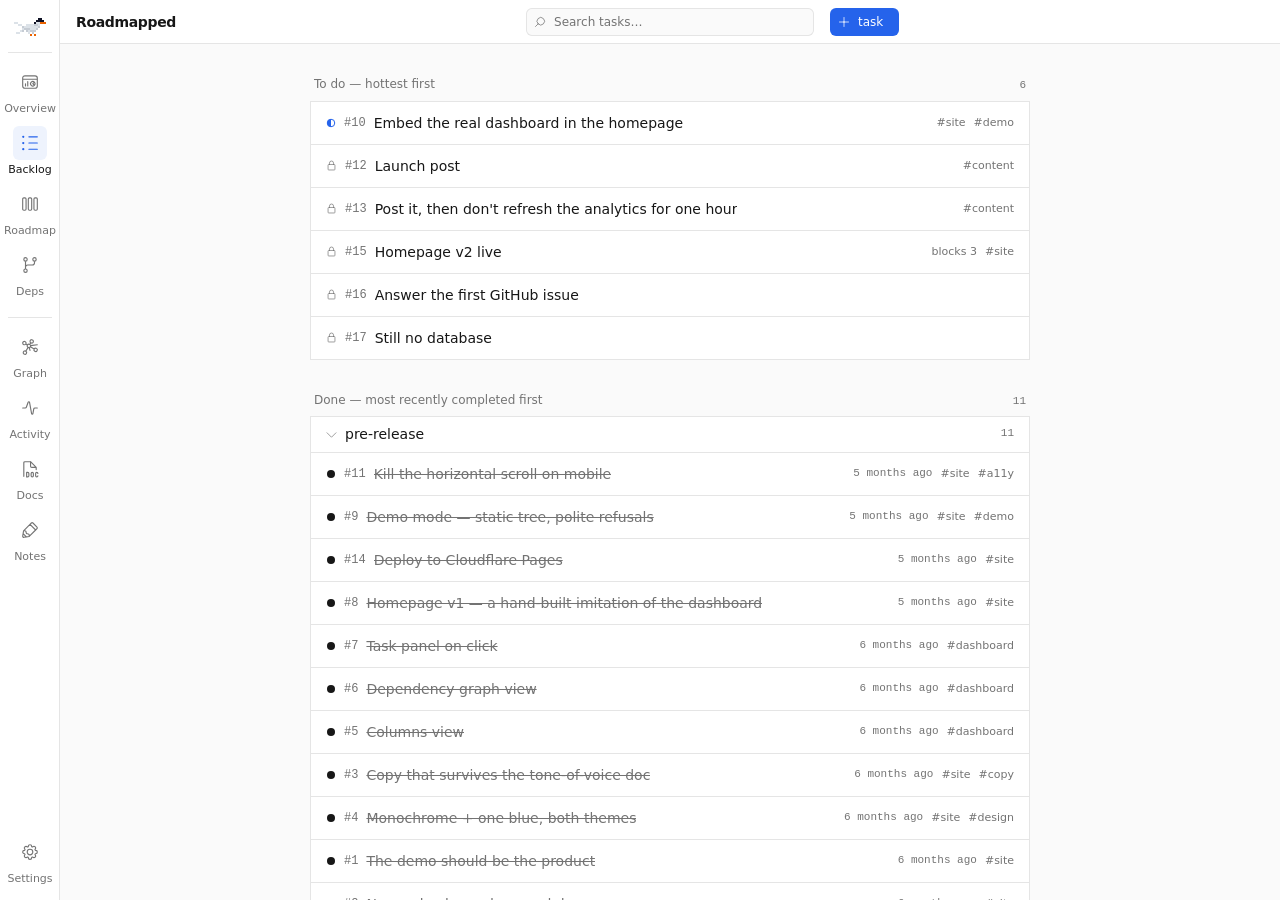
<file: demo/index.html>
<!doctype html>
<html lang="en">
  <head>
    <meta charset="UTF-8" />
    <meta name="viewport" content="width=device-width, initial-scale=1" />
    <meta name="robots" content="noindex" />
    <title>Roadmapped — live demo</title>
    <script>
      // #282 — démo embarquée dans le site : le parent passe son thème via ?theme=.
      // On le pose AVANT le paint (miroir de l'anti-flash de l'app) ; sinon on suit l'OS.
      (function () {
        var t = null
        try { t = new URLSearchParams(location.search).get('theme') } catch (e) {}
        if (t !== 'dark' && t !== 'light')
          t = window.matchMedia && matchMedia('(prefers-color-scheme: dark)').matches ? 'dark' : 'light'
        document.documentElement.dataset.theme = t
      })()
    </script>
    <!-- Favicon officiel oiseau (#212/#216), miroir de index.html — sinon un rebuild démo régresse le logo. -->
    <link rel="icon" type="image/png" href="[data-uri]">
    <script type="module" crossorigin src="./assets/index.demo-DQjc9aPP.js"></script>
    <link rel="stylesheet" crossorigin href="./assets/index-BvcqIicZ.css">
  </head>
  <body>
    <div id="root"></div>
  </body>
</html>
</file>
<file: style.css>
/* ==========================================================================
   Roadmapped — roadmapped.dev
   Same visual world as the app: monochrome + one blue, tri-layer
   page/card/rule, system fonts. No dependencies.
   (Surfaces stay sharp here as a site choice; the app softened to 8px in
   0.3.x — the shared language is the palette and the tri-layer, not the radius.)

   DA (#262–#268, passe v3 #277–#280) :
   - Première partie full-bleed (#277) : hero + démo s'étendent bord à bord ;
     les rails d'antan deviennent une grille de colonnes régulière (--grid-*)
     peinte derrière ces deux sections. Le reste garde le conteneur centré
     (--container-max) et les filets horizontaux entre sections.
   - Trame de points (#278) : halftone fin et régulier (radial-gradient) en
     calque fixe derrière tout le contenu (z-index:-1, jamais au-dessus),
     plus dense en haut de viewport, estompé vers le bas.
   - Doctrine bleu assouplie (#279) : le bleu signale toujours les ÉTATS et
     INTERACTIONS (liens, focus, sélection, in_progress, callout, sigil $),
     et s'autorise désormais quelques accents de DA à faible dose : points
     de la trame teintés bleu, halo diffus derrière le hero, lignes de la
     grille de colonnes, numéros d'étape du stepper. PARCIMONIE. L'orange
     #EA6200 reste la propriété exclusive de l'oiseau.
   - How it works (#280 → #283 → refonte auto-advance) : plus de pin-scroll —
     section de hauteur normale, 4 étapes + piste verticale dont le segment
     accent se remplit (~5,5 s par étape) puis avance, en boucle ; ralenti au
     survol, clic pour sauter. Gate html.js-howplay (posée par le script) ;
     sans elle / en reduced-motion : tout empilé ou piste masquée, clic seul.
     Visuels = pièces isolées de l'UI réelle de l'app (.ui-*), stylées aux
     variables du site.
   - Passe v4 (#283/#284/#286/#287) : reveals généralisés + stagger (#284),
     wordmark en deux lignes bord à bord en mobile (#286), accordéon des
     feature-cards en mobile (#287).
   - Thème : :root = clair ; le sombre vit deux fois (media query pour l'OS,
     [data-theme="dark"] pour le toggle) — GARDER LES DEUX BLOCS EN SYNC.
   ========================================================================== */

/* ---------- Tokens ---------- */

:root {
  color-scheme: light;

  --page:   #fafafa;
  --card:   #ffffff;
  --rule:   #e5e5e5;
  --ink:    #171717;
  --soft:   #525252;  /* secondary body text */
  --muted:  #737373;  /* contrast floor on page/card */
  --accent: #2563eb;
  --tint:   #eef3fd;
  --hover:  #f5f5f5;
  --edge:   #d4d4d4;
  --panel-shadow: -10px 0 24px rgba(0, 0, 0, 0.06);
  --code-bg: #efefef;

  /* Toggle thème : quelle icône montrer (la destination, pas l'état). */
  --icon-sun:  none;
  --icon-moon: block;

  /* Trame de points (#278) + accents bleus (#279). Le point est un navy-bleu
     très transparent ; le halo et les lignes de grille tirent sur --accent. */
  --dot:  rgba(30, 64, 175, 0.14);
  --halo: rgba(37, 99, 235, 0.08);
  --grid-line: #e2e7f3;   /* --rule légèrement bleui, encore plus discret */
  --grid-step: clamp(7.5rem, 10vw, 10rem);  /* pas des colonnes (#277) */

  /* Gabarit (#263, amendé #277) : la largeur des sections à conteneur
     centré. Hero et démo y échappent désormais (full-bleed). */
  --container-max: 84rem;
  --container-pad: clamp(1.25rem, 4vw, 2rem);

  --sans: -apple-system, BlinkMacSystemFont, "Segoe UI", Roboto, "Helvetica Neue", Arial, sans-serif;
  --mono: ui-monospace, "SF Mono", SFMono-Regular, Menlo, Consolas, "Liberation Mono", monospace;
}

/* Sombre via l'OS — ignoré si le toggle a forcé le clair. */
@media (prefers-color-scheme: dark) {
  :root:not([data-theme="light"]) {
    color-scheme: dark;

    --page:   #0a0a0a;
    --card:   #161616;
    --rule:   #2a2a2a;
    --ink:    #ededed;
    --soft:   #b9b9b9;
    --muted:  #a3a3a3;
    --accent: #3b82f6;
    --tint:   #1c2636;
    --hover:  #202020;
    --edge:   #3a3a3a;
    --panel-shadow: -10px 0 24px rgba(0, 0, 0, 0.45);
    --code-bg: #262626;

    --icon-sun:  block;
    --icon-moon: none;

    --dot:  rgba(147, 197, 253, 0.10);
    --halo: rgba(59, 130, 246, 0.10);
    --grid-line: #232a38;
  }
}

/* Sombre via le toggle (#268) — gagne sur la media query dans les deux sens
   (spécificité (0,2,0) contre le :root clair en (0,1,0)). */
:root[data-theme="dark"] {
  color-scheme: dark;

  --page:   #0a0a0a;
  --card:   #161616;
  --rule:   #2a2a2a;
  --ink:    #ededed;
  --soft:   #b9b9b9;
  --muted:  #a3a3a3;
  --accent: #3b82f6;
  --tint:   #1c2636;
  --hover:  #202020;
  --edge:   #3a3a3a;
  --panel-shadow: -10px 0 24px rgba(0, 0, 0, 0.45);
  --code-bg: #262626;

  --icon-sun:  block;
  --icon-moon: none;

  --dot:  rgba(147, 197, 253, 0.10);
  --halo: rgba(59, 130, 246, 0.10);
  --grid-line: #232a38;
}

/* ---------- Reset (minimal) ---------- */

*, *::before, *::after { box-sizing: border-box; }
body, h1, h2, h3, p, pre { margin: 0; }

html { -webkit-text-size-adjust: 100%; }

/* Le fond de page vit sur <html> : le calque z-index:-1 (trame de points)
   se glisse ainsi ENTRE le fond et le contenu du <body>. */
html { background: var(--page); }

body {
  color: var(--ink);
  font-family: var(--sans);
  font-size: 1.0625rem;
  line-height: 1.7;
  -webkit-font-smoothing: antialiased;
}

/* Trame de points (#278, remplace la tuile pixel-art) : halftone fin et
   régulier, fixe, derrière tout, insensible au pointeur. Le masque vertical
   la rend plus présente en haut du viewport (derrière le hero au chargement)
   et l'estompe vers le bas. L'oiseau (canvas z-index énorme) et la
   lisibilité ne la croisent jamais. */
body::before {
  content: "";
  position: fixed;
  inset: 0;
  z-index: -1;
  pointer-events: none;
  background-image: radial-gradient(circle, var(--dot) 1px, transparent 1.6px);
  background-size: 24px 24px;
  -webkit-mask-image: linear-gradient(to bottom,
    rgba(0, 0, 0, 1) 0%, rgba(0, 0, 0, 0.55) 45%, rgba(0, 0, 0, 0.28) 100%);
  mask-image: linear-gradient(to bottom,
    rgba(0, 0, 0, 1) 0%, rgba(0, 0, 0, 0.55) 45%, rgba(0, 0, 0, 0.28) 100%);
}

::selection { background: var(--tint); color: var(--ink); }

code {
  font-family: var(--mono);
  font-size: 0.875em;
  background: var(--code-bg);
  color: var(--ink);
  padding: 0.1em 0.35em;
}

a { color: var(--accent); text-decoration: none; }
a:hover { text-decoration: underline; text-underline-offset: 3px; }

:focus-visible {
  outline: 2px solid var(--accent);
  outline-offset: 2px;
}

.skip-link {
  position: absolute;
  left: -9999px;
  top: 0;
  background: var(--card);
  color: var(--ink);
  padding: 0.5rem 1rem;
  border: 1px solid var(--rule);
  z-index: 10;
}
.skip-link:focus { left: 0.5rem; top: 0.5rem; }

/* ---------- Layout ---------- */

.container {
  max-width: var(--container-max);
  margin-inline: auto;
  padding-inline: var(--container-pad);
}

.section {
  padding-block: clamp(3.5rem, 8vw, 5.5rem);
  /* Filet horizontal pleine largeur : croise les rails, dessine la grille. */
  border-top: 1px solid var(--rule);
}

/* ---------- Nav flottante (#266, ex-header) ----------
   Le header est parti : le hero XXL porte la marque. Survivent le lien
   GitHub et le toggle thème (#268), épinglés en haut à droite. Fond --page
   opaque : lisibles par-dessus tout ce qui scrolle dessous. */

.corner-nav {
  position: fixed;
  top: 0.875rem;
  right: 0.875rem;
  display: flex;
  align-items: stretch;
  gap: 0.5rem;
  z-index: 20;
}

.corner-link {
  display: inline-flex;
  align-items: center;
  height: 2rem;
  padding-inline: 0.7rem;
  border: 1px solid var(--edge);
  background: var(--page);
  color: var(--ink);
  font-size: 0.875rem;
  font-weight: 550;
}
.corner-link:hover { background: var(--hover); text-decoration: none; }

/* Toggle thème (#268) : carré, zéro radius, comme le reste des surfaces. */
.theme-toggle {
  display: inline-flex;
  align-items: center;
  justify-content: center;
  width: 2rem;
  height: 2rem;
  padding: 0;
  border: 1px solid var(--edge);
  background: var(--page);
  color: var(--ink);
  cursor: pointer;
}
.theme-toggle:hover { background: var(--hover); }
.theme-toggle svg { width: 16px; height: 16px; }
.theme-toggle .icon-sun  { display: var(--icon-sun); }
.theme-toggle .icon-moon { display: var(--icon-moon); }

/* Masqué visuellement, lu par les lecteurs d'écran (le h1 du hero). */
.sr-only {
  position: absolute;
  width: 1px;
  height: 1px;
  padding: 0;
  margin: -1px;
  overflow: hidden;
  clip: rect(0 0 0 0);
  white-space: nowrap;
  border: 0;
}

/* ---------- Hero + wordmark XXL (#266) ----------
   « Roadmapped » bord à bord du viewport : un <svg> pleine largeur dont le
   viewBox est recalé en JS sur l'encre exacte du mot (script wordmark dans
   index.html) — hauteur intrinsèque via l'aspect-ratio du viewBox, rendu
   vectoriel net à toute taille. Le perchoir .wordmark-perch, positionné sur
   le haut du glyphe R, est invisible mais garde pointer-events:auto : c'est
   la condition pour rester un perchoir « de confiance » de l'oiseau. */

.hero {
  /* padding-top > ~3.5rem : le R doit rester posable dès le chargement
     (l'oiseau exige ~42px de ciel au-dessus d'un perchoir), et le wordmark
     ne doit pas passer sous la nav flottante. */
  padding-block: clamp(3.75rem, 7vw, 6rem) clamp(2.5rem, 5vw, 4rem);

  /* #277 + #279 : grille de colonnes régulière bord à bord (les rails,
     démultipliés) + halo bleu très diffus derrière le wordmark. Peints sur
     la section elle-même : sous le contenu par construction, et continus
     avec la même grille de .demo (mêmes step/position sur toute la
     largeur du viewport). */
  background-image:
    radial-gradient(58% 42% at 50% 0%, var(--halo), transparent 72%),
    linear-gradient(to right, var(--grid-line) 0 1px, transparent 1px);
  background-size: 100% 100%, var(--grid-step) 100%;
  background-position: 50% 0, 50% 0;
  background-repeat: no-repeat, repeat;
}

/* #277 : le hero s'étend bord à bord — son conteneur perd le cap, la
   lisibilité reste tenue par les max-width en ch du texte. */
.hero .container { max-width: none; }

.wordmark {
  position: relative;
  display: block;
  width: 100%;
  color: var(--ink);
}

.wordmark svg {
  display: block;
  width: 100%;
  height: auto;
}

/* #286 : en mobile, le wordmark casse en deux lignes bord à bord —
   « Road » puis « mapped », chacune remplissant la largeur. Trois <svg>
   par wordmark ; on n'en montre qu'un (desktop) ou deux (mobile).
   Sélecteurs préfixés .wordmark : il faut battre « .wordmark svg »
   ci-dessus (0,1,1) dans les deux sens. */
.wordmark .wordmark-line-two { display: none; }
.wordmark .wordmark-line-two + .wordmark-line-two {
  /* Les viewBox sont recalés au ras de l'encre : sans marge, l'ascendante
     du « d » de mapped toucherait la ligne du dessus. */
  margin-top: clamp(0.375rem, 1.6vw, 0.625rem);
}
@media (max-width: 40rem) {
  .wordmark .wordmark-line-one { display: none; }
  .wordmark .wordmark-line-two { display: block; }
}

.wordmark-text {
  font-family: var(--sans);
  font-weight: 600;      /* #276 : gros mais medium/semibold, plus bold */
  font-size: 100px;      /* = 100 unités user : doit rester égal au FS du script wordmark */
  letter-spacing: 0;     /* surtout pas de tracking : le canvas de mesure n'en tient pas compte */
  fill: currentColor;
}

.wordmark-perch {
  position: absolute;
  top: 0;
  left: 0;
  width: 0;              /* dimensionné par le script wordmark ; 0 = ignoré par l'oiseau */
  height: 18px;          /* ≥ 16px : seuil de hauteur des perchoirs */
  background: transparent;
  pointer-events: auto;  /* requis : un perchoir marqué doit « exister » au pointeur */
}

.hero .container { margin-top: clamp(1.75rem, 4vw, 3rem); }

.hero-tagline {
  max-width: 34ch;
  font-size: clamp(1.375rem, 2.6vw, 1.875rem);
  font-weight: 600;
  letter-spacing: -0.02em;
  line-height: 1.2;
  text-wrap: balance;
}

/* #276 : les noms de fichiers de la tagline en monospace, l'accent porté par le
   task.yaml (le vainqueur) via la couleur d'accent. */
.hero-tagline code {
  font-family: var(--mono);
  font-size: 0.82em;
  font-weight: 600;
}
.hero-beat code { color: var(--accent); }

.hero-beat {
  display: block;
  color: var(--muted);
  margin-top: 0.15em;
}

.hero-sub {
  max-width: 58ch;
  margin-top: 1.5rem;
  font-size: clamp(1.0625rem, 1.8vw, 1.1875rem);
  color: var(--soft);
}

.hero-cta {
  display: flex;
  flex-wrap: wrap;
  align-items: center;
  gap: 1.25rem;
  margin-top: 2.25rem;
}

.btn {
  display: inline-flex;
  align-items: center;
  gap: 0.5rem;
  border-radius: 6px;
  font-weight: 550;
  font-size: 1rem;
  line-height: 1;
  padding: 0.875rem 1.25rem;
}

/* Le bouton plein suit l'app : Action = bleu (#395, « buttons go black → blue »),
   hover = brightness-95 sur le même accent, pas un gris. Texte = couleur carte
   (blanc sur bleu clair, encre-carte sur bleu sombre), comme bg-action text-foreground. */
.btn-primary {
  background: var(--accent);
  color: var(--card);
}
.btn-primary:hover {
  filter: brightness(0.95);
  text-decoration: none;
}
.btn-primary code {
  background: color-mix(in srgb, var(--card) 22%, transparent);
  color: var(--card);
  padding: 0.2em 0.45em;
  border-radius: 3px;
}

.link-arrow {
  font-weight: 500;
  color: var(--accent);
}

.cta-note {
  margin-top: 1rem;
  font-size: 0.9375rem;
  color: var(--muted);
}

/* ---------- Live demo: two windows (terminal + the real app) ---------- */

.demo {
  padding-block: 0 clamp(3rem, 7vw, 5rem);
  /* #277 : même grille de colonnes que le hero, sans le halo — les deux
     sections étant pleine largeur, les lignes se prolongent sans couture. */
  background-image: linear-gradient(to right, var(--grid-line) 0 1px, transparent 1px);
  background-size: var(--grid-step) 100%;
  background-position: 50% 0;
}

/* #277 : la scène démo est full-bleed elle aussi — seul le padding de
   gabarit la retient aux bords. */
.demo-stage {
  padding-inline: var(--container-pad);
}

/* Two distinct windows with a visible gap: the terminal is one app, the
   dashboard is another. The page background between them is the proof. */
.duo {
  display: grid;
  grid-template-columns: minmax(19rem, 24rem) minmax(0, 1fr);
  gap: clamp(1rem, 2.2vw, 1.75rem);
  align-items: stretch;
}

.window {
  display: flex;
  flex-direction: column;
  min-width: 0;
  background: var(--card);
  border: 1px solid var(--edge);
  box-shadow: 0 16px 40px rgba(0, 0, 0, 0.08), 0 2px 8px rgba(0, 0, 0, 0.04);
}

.window-bar {
  display: flex;
  align-items: center;
  gap: 0.75rem;
  padding: 0.55rem 0.9rem;
  border-bottom: 1px solid var(--rule);
  background: var(--page);
  flex: none;
  min-width: 0;
}

.window-dots {
  display: inline-flex;
  gap: 6px;
  flex: none;
}
.window-dots i {
  width: 10px;
  height: 10px;
  border-radius: 50%;
  background: var(--rule);
  border: 1px solid var(--edge);
}

.window-name {
  font-size: 0.8125rem;
  color: var(--muted);
  white-space: nowrap;
  overflow: hidden;
  text-overflow: ellipsis;
}
.window-name-mono {
  font-family: var(--mono);
  font-size: 0.75rem;
}

/* The app window sets the height of the row; the terminal stretches to match. */
.window-app { height: clamp(34rem, 78vh, 52rem); }

/* Cadres démo « pièce » (#436) : mêmes fenêtres bordées que la démo hero, mais
   hauteur propre — une seule vue réelle isolée (how-it-works, graphe), pas tout
   le dashboard. L'iframe remplit la fenêtre ; fond var(--page) le temps du
   lazy-load (theme-aware, pas de flash blanc en sombre). */
.how-frame, .kb-frame { height: clamp(24rem, 46vh, 32rem); }
.how-app-frame, .graph-app-frame {
  display: block;
  width: 100%;
  flex: 1;
  min-height: 0;
  border: 0;
  background: var(--page);
}

.app-frame {
  display: block;
  width: 100%;
  flex: 1;
  min-height: 0;
  border: 0;
  /* Placeholder pendant le lazy-load : suit clair/sombre comme l'app (dark mode
     + palettes nommées depuis 0.3.0), plus de flash blanc dans une page sombre. */
  background: var(--page);
}

/* --- Terminal --- */

.term {
  font-family: var(--mono);
  font-size: 0.8125rem;
  line-height: 2.05;
  padding: 1rem 1.1rem;
  flex: 1;
  min-height: 0;
  overflow: auto;
}

.cl   { white-space: pre-wrap; color: var(--soft); }
.cl-p { color: var(--muted); }
.cl[data-kind="you"] .cl-t { color: var(--ink); font-weight: 600; }
.cl[data-kind="cmd"] { color: var(--muted); padding-left: 1.1rem; }
.cl-progress { color: var(--accent); font-weight: 600; }

/* replay states: keep layout, hide content (no layout shift) */
.term-anim .cl:not(.on) { visibility: hidden; }

.term-cursor {
  display: inline-block;
  width: 0.55em;
  height: 1.1em;
  vertical-align: text-bottom;
  background: var(--ink);
}

.demo-caption {
  max-width: 68ch;
  margin-top: 1.75rem;
  font-size: 0.9375rem;
  color: var(--soft);
}

/* ---------- Sections: eyebrows + titles ---------- */

.eyebrow {
  font-family: var(--mono);
  font-size: 0.8125rem;
  line-height: 1.7;
  color: var(--muted);
  margin-bottom: 0.875rem;
}

/* Le sigil « $ » : seul accent bleu récurrent de la page (#264). */
.eyebrow-ps1 { color: var(--accent); }

.eyebrow-out { color: var(--muted); }

.section-title {
  font-size: clamp(1.5rem, 3vw, 2rem);
  font-weight: 700;
  letter-spacing: -0.02em;
  line-height: 1.2;
  max-width: 30ch;
}

.prose { max-width: 62ch; margin-top: 1.25rem; color: var(--soft); }

/* ---------- Features ---------- */

.feature-grid {
  display: grid;
  grid-template-columns: repeat(4, 1fr);
  gap: 1px;
  background: var(--rule);
  border: 1px solid var(--rule);
  margin-top: 2rem;
}
/* Overview + Themes (#435) closent la grille : en desktop (4 col) elles
   s'étalent chacune sur 2 colonnes pour remplir la dernière rangée — sinon
   10 cartes laissent 2 cellules --rule vides. En ≤2 col la grille tombe juste,
   le span est neutralisé (media query 76rem plus bas). */
.feature-card--wide { grid-column: span 2; }

.feature-card {
  background: var(--card);
  padding: 1.75rem;
}

/* #287 : l'en-tête complet (fichier + icône + titre) vit dans un <button>
   à l'intérieur du h3. En desktop le bouton est invisible en tant que tel
   (reset complet, cursor par défaut, hors tabulation via JS) : la carte est
   pixel pour pixel celle d'avant. En mobile il devient la tête d'accordéon. */
.feature-toggle {
  display: block;
  width: 100%;
  margin: 0;
  padding: 0;
  border: 0;
  background: none;
  color: inherit;
  font: inherit;
  text-align: left;
}

.feature-head {
  display: flex;
  align-items: flex-start;
  justify-content: space-between;
  gap: 0.75rem;
  margin-bottom: 0.875rem;
}

.feature-file {
  font-family: var(--mono);
  font-size: 0.75rem;
  font-weight: 400;        /* dans le h3 désormais : ne pas hériter du 650 */
  letter-spacing: normal;
  color: var(--muted);
}

/* Icônes de cartes (#262) : trait fin monochrome, currentColor. */
.feature-icon {
  flex: none;
  width: 20px;
  height: 20px;
  margin-top: -1px;
  color: var(--muted);
}

.feature-title {
  font-size: 1.125rem;
  font-weight: 650;
  letter-spacing: -0.01em;
  margin-bottom: 0.5rem;
}

.feature-name { display: block; }

.feature-body p {
  font-size: 0.9688rem;
  color: var(--soft);
}

/* Ceinture-bretelles : hidden doit gagner quoi qu'il arrive. */
.feature-body[hidden] { display: none; }

/* ---------- How it works : auto-advance minuté (refonte, ex-stepper) ------
   Plus de pin-scroll : section de hauteur normale. Deux colonnes — les 4
   étapes à gauche (chaque rangée .how-step est un perchoir de l'oiseau),
   les visuels à droite. Le long des étapes, une piste verticale
   (.how-track, 2px sur --rule) : le segment accent (.how-fill, positionné
   par le script how-play sur la rangée active) se remplit sur la durée de
   l'étape (~5,5 s) puis la suivante s'active, en boucle. Survol de la
   colonne des étapes : progression au ralenti (x0.25). Clic : saut direct,
   barre remise à zéro.

   Gate html.js-howplay (posée par le script) :
   - SANS elle (no-JS) : étapes empilées à pleine opacité, les 4 visuels
     empilés séparés d'un filet, piste masquée — tout est lisible.
   - AVEC elle : un seul visuel affiché (l'actif), étapes inactives
     estompées (opacity .5 — jamais ≤ .05 : le test de visibilité de
     l'oiseau tolère la pénombre), piste visible.
   prefers-reduced-motion : piste masquée même avec la gate — le script
   n'auto-avance pas, le clic reste le seul moteur. */

/* align-items: stretch (retour proprio) : la colonne de droite prend
   EXACTEMENT la hauteur du bloc des étapes à gauche — les deux boîtes sont
   à hauteur égale. */
.how-stage {
  margin-top: 1.5rem;
  display: grid;
  grid-template-columns: minmax(0, 1fr) minmax(0, 1.1fr);
  gap: clamp(1.5rem, 4vw, 3.5rem);
  align-items: stretch;
  width: 100%;
}

/* La piste est une barre inset sur le bord GAUCHE du panneau (absolute,
   hors flux) : le panneau des étapes commence donc PILE au bord gauche du
   conteneur — le callout en dessous s'aligne dessus sans décalage. Même
   vocabulaire que le filet bleu inset du callout. */
.how-lane { position: relative; max-width: 46rem; }

.how-track {
  position: absolute;
  left: 0;
  top: 0;
  bottom: 0;
  width: 2px;
  background: var(--rule);
  display: none;   /* no-JS : pas de barre morte */
  z-index: 1;
}
html.js-howplay .how-track { display: block; }
.how-fill {
  position: absolute;
  left: 0;
  width: 100%;
  top: 0;
  height: 0;
  background: var(--accent);
}

.how-steps {
  list-style: none;
  margin: 0;
  padding: 0;
  min-width: 0;
  background: var(--card);
  border: 1px solid var(--rule);
}

.how-step { padding: 1.25rem clamp(1.25rem, 2.5vw, 1.75rem); }
.how-step + .how-step { border-top: 1px solid var(--rule); }

/* L'estompage « étape inactive » n'a de sens QUE quand le carrousel tourne :
   desktop (≥62rem) ET motion autorisé — exactement la condition du moteur JS
   (engineOn). Hors de là (mobile OU reduced-motion), aucune règle ne s'applique
   ici : les 4 étapes restent à pleine opacité et se lisent comme une liste. */
@media (min-width: 62rem) and (prefers-reduced-motion: no-preference) {
  html.js-howplay .how-step {
    opacity: 0.5;
    transition: opacity 0.3s ease;
    cursor: pointer;
  }
  html.js-howplay .how-step:hover { opacity: 0.8; }
  html.js-howplay .how-step.is-active { opacity: 1; }
}

/* Le titre entier (numéro + intitulé) est le bouton de navigation. Reset
   complet : au repos il ressemble trait pour trait à un titre ordinaire.
   Le focus visible vient du :focus-visible global (outline accent). */
.how-step-btn {
  display: block;
  width: 100%;
  margin: 0;
  padding: 0;
  border: 0;
  background: none;
  color: inherit;
  font: inherit;
  text-align: left;
  cursor: pointer;
}

.how-step-num {
  font-family: var(--mono);
  font-size: 0.8125rem;
  font-weight: 500;
  color: var(--accent);   /* #279 : petit accent bleu de structure */
  margin-right: 0.5rem;
}

.how-step-title {
  font-size: 1.125rem;
  font-weight: 650;
  letter-spacing: -0.01em;
  margin-bottom: 0.375rem;
}

.how-step p {
  font-size: 0.9688rem;
  color: var(--soft);
  max-width: 58ch;
}

/* --- Visuel : la VRAIE app en iframe (#436), une vue réelle isolée par étape
   (pièce démo commutée par postMessage), à la place des ex-wireframes .ui-*.
   Le cadre .how-frame vit plus haut (fenêtres démo) ; ici juste le conteneur. */
.how-visuals { position: relative; min-width: 0; }
html.js-howplay .how-visuals { display: flex; flex-direction: column; min-height: 23rem; }
.how-frame { flex: 1; }

@media (prefers-reduced-motion: reduce) {
  html.js-howplay .how-track { display: none; }
}

/* Mobile / tablette : une colonne — étapes d'abord, visuel dessous.
   La piste verticale est masquée (le clic + l'auto-advance suffisent). */
@media (max-width: 62rem) {
  /* Mobile : la section = titre + les 4 étapes en texte. Pas d'exemples
     (auto-advance coupé côté JS), pas de piste, pas de gouttière vide. */
  .how-stage { grid-template-columns: 1fr; }
  .how-lane { max-width: none; }
  html.js-howplay .how-track { display: none; }
  .how-visuals,
  html.js-howplay .how-visuals { display: none; }
}

.callout {
  background: var(--card);
  border: 1px solid var(--rule);
  box-shadow: inset 2px 0 0 var(--accent);
  padding: 1rem 1.25rem;
  color: var(--ink) !important;
  max-width: 58ch;
  margin-top: clamp(1.75rem, 4vw, 2.5rem);
}

/* ---------- Quickstart ---------- */

.code-block {
  background: var(--card);
  border: 1px solid var(--rule);
  font-family: var(--mono);
  font-size: 0.875rem;
  line-height: 1.9;
  padding: 1.25rem 1.5rem;
  margin-top: 1.75rem;
  max-width: 46rem;
  overflow-x: auto;
}

.code-block code {
  background: none;
  padding: 0;
  font-size: 1em;
}

.code-comment { color: var(--muted); }

/* Quickstart refondu (#300) : trois routes d'installation en blocs distincts
   dans un panneau unique (gaps 1px sur --rule, comme .feature-grid), une
   commande = une rangée .cmd-row copiable individuellement via le .btn-copy
   existant. Le bloc final « After install » reprend le filet bleu inset du
   callout : les trois routes convergent là. Tout en variables : theme-aware. */

.install-stack {
  display: grid;
  gap: 1px;
  background: var(--rule);
  border: 1px solid var(--rule);
  max-width: 46rem;
  margin-top: 1.75rem;
}

.install-method {
  background: var(--card);
  padding: 1.25rem 1.5rem 1.375rem;
}

.install-head {
  display: flex;
  flex-wrap: wrap;
  align-items: baseline;
  column-gap: 0.75rem;
  row-gap: 0.125rem;
  margin-bottom: 0.875rem;
}

.install-label {
  font-size: 1.0625rem;
  font-weight: 650;
  letter-spacing: -0.01em;
}

/* « or » : préfixe mono discret des routes alternatives — les blocs sont des
   options, pas des étapes. */
.install-or {
  font-family: var(--mono);
  font-size: 0.75rem;
  font-weight: 400;
  letter-spacing: normal;
  color: var(--muted);
  margin-right: 0.5rem;
}

.install-note {
  font-size: 0.875rem;
  color: var(--muted);
}

/* Une commande = une rangée : sigil, commande, commentaire, bouton Copy.
   flex-wrap : en mobile le commentaire et le bouton passent à la ligne
   plutôt que de déborder. */
.cmd-row {
  display: flex;
  flex-wrap: wrap;
  align-items: center;
  gap: 0.4rem 0.75rem;
  background: var(--page);
  border: 1px solid var(--rule);
  padding: 0.5rem 0.75rem;
  font-family: var(--mono);
  font-size: 0.8125rem;
  line-height: 1.6;
}
.cmd-row + .cmd-row { margin-top: 0.5rem; }

/* Même vocabulaire que .eyebrow-ps1 : le $ est bleu, et il est
   décoratif (aria-hidden) — data-copy-text porte la commande nue. */
.cmd-ps1 { flex: none; color: var(--accent); }

.cmd-text {
  background: none;
  padding: 0;
  font-size: inherit;
  color: var(--ink);
  min-width: 0;
  overflow-wrap: anywhere;
}

.cmd-row .btn-copy { margin-left: auto; }

.install-then { box-shadow: inset 2px 0 0 var(--accent); }

.under-block { margin-top: 1.25rem; }

/* ---------- Knowledge base / Graphify (#314, #436) ----------
   La figure embarque désormais le VRAI Graph view de l'app en iframe (pièce
   démo `graph`) : plus de SVG fait-main ici, ses états vivent dans l'app.
   Ne restent que le cadrage pleine largeur de la figure et sa légende. */

.kb-demo { margin: 2.75rem 0; max-width: none; }

.kb-caption {
  margin: 1rem 0 0;
  font-size: 0.9375rem;
  color: var(--soft);
  max-width: 68ch;
}

/* ---------- Privacy / Open source pair ---------- */

.pair-grid {
  display: grid;
  grid-template-columns: 1fr 1fr;
  gap: 1px;
  background: var(--rule);
  border: 1px solid var(--rule);
}

.pair-card {
  background: var(--card);
  padding: clamp(1.75rem, 3vw, 2.5rem);
}

.pair-title { font-size: 1.375rem; margin-bottom: 0.75rem; }

.pair-card > p:not(.eyebrow) {
  font-size: 0.9688rem;
  color: var(--soft);
  max-width: 58ch;
}

.pair-links { margin-top: 1.25rem; }
.link-sep { color: var(--muted); margin-inline: 0.5rem; }

/* ---------- Footer (XXL, #266) ----------
   Le wordmark géant referme la page en miroir du hero ; son R est le second
   perchoir de l'oiseau. Pas de padding-bottom : le mot s'assoit sur le bord
   bas de la fenêtre. */

.site-footer {
  border-top: 1px solid var(--rule);
  padding-block: 2.5rem 0;
  font-size: 0.9375rem;
  color: var(--soft);
}

.footer-note { color: var(--muted); margin-top: 0.375rem; }

.wordmark-footer { margin-top: clamp(2rem, 5vw, 3.5rem); }

/* ---------- Reveals au scroll (#267, généralisés #284) ----------
   html.js-reveal n'est posé (dans <head>) que si IntersectionObserver
   existe ET que prefers-reduced-motion ne demande pas le calme : sans JS
   ou en reduced-motion, tout est visible d'emblée. `transform: none` en
   état final — aucun containing block résiduel.
   #284 : fade + rise (14px) sur tous les éléments notables ; le stagger
   entre éléments d'un même lot est un transition-delay inline posé par
   l'IO (script reveals), nettoyé en fin de transition. Les éléments
   perchoirs de l'oiseau qui portent .reveal repassent toujours à
   opacity 1 (l'oiseau ignore opacity ≤ .05 en attendant) ; les deux
   wordmarks, perchoirs de départ, ne sont JAMAIS .reveal. */

html.js-reveal .reveal {
  opacity: 0;
  transform: translateY(14px);
  transition:
    opacity 0.6s cubic-bezier(0.22, 1, 0.36, 1),
    transform 0.6s cubic-bezier(0.22, 1, 0.36, 1);
}
html.js-reveal .reveal.reveal-in {
  opacity: 1;
  transform: none;
}

/* ---------- Responsive ---------- */

/* Grille features : 4 → 2 → 1 colonnes. */
@media (max-width: 76rem) {
  .feature-grid { grid-template-columns: 1fr 1fr; }
  .feature-card--wide { grid-column: auto; }   /* 10 cartes tombent juste en 2 (et 1) col */
}

/* The two windows stack below ~1000px: terminal first, then the app.
   The app window keeps a fixed height and scrolls internally — the page
   itself never scrolls sideways. */
@media (max-width: 62.5rem) {
  .duo { grid-template-columns: 1fr; }

  .term {
    flex: none;
    max-height: 18rem;
  }

  .window-app { height: min(80vh, 38rem); }

  /* The app is a desktop app. Rather than squeeze it into a phone column,
     render it at 2× width and scale it down: the real layout, zoomed out,
     still fully interactive. */
  .window-app { overflow: hidden; }
  .app-frame {
    width: 200%;
    height: 200%;
    flex: none;
    transform: scale(0.5);
    transform-origin: top left;
  }
}

@media (max-width: 760px) {
  .feature-grid,
  .pair-grid { grid-template-columns: 1fr; }

  .feature-card { padding: 1.375rem; }

  /* #287 : sous ce breakpoint les cartes deviennent un accordéon (le JS pose
     aria-expanded + la classe .is-open). La tête devient cliquable ; repliée,
     l'en-tête se resserre un peu. Le repli est ANIMÉ (#290) via grid-rows
     0fr↔1fr — insensible à la hauteur du contenu. Gated par html.js-accordion :
     sans JS, aucune règle de repli -> tout reste déplié (fallback). */
  /* #290 : toute la carte cliquable en mobile, pas seulement la tête. */
  .feature-card { cursor: pointer; }
  .feature-toggle { cursor: pointer; }
  html.js-accordion .feature-toggle[aria-expanded="false"] .feature-head { margin-bottom: 0.625rem; }
  html.js-accordion .feature-body {
    display: grid;
    grid-template-rows: 0fr;
    transition: grid-template-rows 0.3s ease;
  }
  html.js-accordion .feature-body > * { overflow: hidden; }
  html.js-accordion .feature-card.is-open .feature-body { grid-template-rows: 1fr; }
}

@media (prefers-reduced-motion: reduce) {
  html.js-accordion .feature-body { transition: none; }
}

/* Sous ~768px le contenu touche les bords : la grille de colonnes
   n'apporte plus rien (#277) — le hero garde son halo (#279). */
@media (max-width: 48rem) {
  .hero {
    background-image: radial-gradient(58% 42% at 50% 0%, var(--halo), transparent 72%);
    background-size: 100% 100%;
    background-repeat: no-repeat;
  }
  .demo { background-image: none; }
}

/* ---------- Motion ---------- */

@media (prefers-reduced-motion: reduce) {
  *, *::before, *::after {
    animation-duration: 0.01ms !important;
    transition-duration: 0.01ms !important;
    /* #284 : neutralise aussi les délais de stagger posés inline par
       l'IO si la préférence bascule en cours de session. */
    transition-delay: 0ms !important;
  }
}

/* ---------- Prompt-to-copy CTA (hero + final CTA) ---------- */

.prompt-copy {
  display: inline-flex;
  align-items: center;
  gap: 0.65rem;
  flex-wrap: wrap;
  max-width: 100%;
  background: var(--card);
  border: 1px solid var(--rule);
  padding: 0.55rem 0.7rem;
}

.prompt-tag {
  flex: none;
  font-family: var(--mono);
  font-size: 0.75rem;
  color: var(--muted);
}

.prompt-text {
  font-family: var(--mono);
  font-size: 0.8125rem;
  background: none;
  padding: 0;
  color: var(--soft);
  white-space: normal;
  word-break: break-word;
}

.btn-copy {
  flex: none;
  border: 1px solid var(--edge);
  background: var(--page);
  color: var(--ink);
  font-family: var(--sans);
  font-size: 0.8125rem;
  font-weight: 550;
  padding: 0.35rem 0.7rem;
  cursor: pointer;
}
.btn-copy:hover { background: var(--hover); }
.btn-copy:disabled { color: var(--muted); cursor: default; }

/* Graphify official mark (white-on-transparent PNG used as a mask → follows theme). */
.graphify-mark {
  display: inline-block;
  width: 0.95em;
  height: 1.12em;
  margin-right: 0.3em;
  vertical-align: -0.18em;
  background-color: currentColor;
  -webkit-mask: url("graphify-logo.png") center / contain no-repeat;
  mask: url("graphify-logo.png") center / contain no-repeat;
}
</file>
<file: demo/assets/index-BvcqIicZ.css>
/*! tailwindcss v4.3.2 | MIT License | https://tailwindcss.com */@layer properties{@supports (((-webkit-hyphens:none)) and (not (margin-trim:inline))) or ((-moz-orient:inline) and (not (color:rgb(from red r g b)))){*,:before,:after,::backdrop{--tw-translate-x:0;--tw-translate-y:0;--tw-translate-z:0;--tw-rotate-x:initial;--tw-rotate-y:initial;--tw-rotate-z:initial;--tw-skew-x:initial;--tw-skew-y:initial;--tw-divide-y-reverse:0;--tw-border-style:solid;--tw-leading:initial;--tw-font-weight:initial;--tw-tracking:initial;--tw-ordinal:initial;--tw-slashed-zero:initial;--tw-numeric-figure:initial;--tw-numeric-spacing:initial;--tw-numeric-fraction:initial;--tw-shadow:0 0 #0000;--tw-shadow-color:initial;--tw-shadow-alpha:100%;--tw-inset-shadow:0 0 #0000;--tw-inset-shadow-color:initial;--tw-inset-shadow-alpha:100%;--tw-ring-color:initial;--tw-ring-shadow:0 0 #0000;--tw-inset-ring-color:initial;--tw-inset-ring-shadow:0 0 #0000;--tw-ring-inset:initial;--tw-ring-offset-width:0px;--tw-ring-offset-color:#fff;--tw-ring-offset-shadow:0 0 #0000;--tw-outline-style:solid;--tw-blur:initial;--tw-brightness:initial;--tw-contrast:initial;--tw-grayscale:initial;--tw-hue-rotate:initial;--tw-invert:initial;--tw-opacity:initial;--tw-saturate:initial;--tw-sepia:initial;--tw-drop-shadow:initial;--tw-drop-shadow-color:initial;--tw-drop-shadow-alpha:100%;--tw-drop-shadow-size:initial;--tw-duration:initial;--tw-ease:initial}}}@layer theme{:root,:host{--font-sans:ui-sans-serif, system-ui, sans-serif, "Apple Color Emoji", "Segoe UI Emoji", "Segoe UI Symbol", "Noto Color Emoji";--font-mono:ui-monospace, SFMono-Regular, Menlo, Monaco, Consolas, "Liberation Mono", "Courier New", monospace;--spacing:.25rem;--container-sm:24rem;--container-md:28rem;--container-2xl:42rem;--container-3xl:48rem;--container-4xl:56rem;--container-5xl:64rem;--container-6xl:72rem;--text-xs:.75rem;--text-xs--line-height:calc(1 / .75);--text-sm:.875rem;--text-sm--line-height:calc(1.25 / .875);--text-base:1rem;--text-base--line-height: 1.5 ;--text-lg:1.125rem;--text-lg--line-height:calc(1.75 / 1.125);--font-weight-light:300;--font-weight-medium:500;--font-weight-semibold:600;--tracking-tight:-.025em;--tracking-wide:.025em;--leading-snug:1.375;--leading-relaxed:1.625;--ease-out:cubic-bezier(0, 0, .2, 1);--ease-in-out:cubic-bezier(.4, 0, .2, 1);--animate-pulse:pulse 2s cubic-bezier(.4, 0, .6, 1) infinite;--default-transition-duration:.15s;--default-transition-timing-function:cubic-bezier(.4, 0, .2, 1);--default-font-family:var(--font-sans);--default-mono-font-family:var(--font-mono);--color-accent:#2563eb;--color-active:#eef3fd;--color-rollover:#0000000b;--color-action:var(--color-accent);--color-foreground:#fff;--color-background:#fafafa;--color-texthard:oklch(20.5% 0 0);--color-textsoft:oklch(55.6% 0 0);--color-border:oklch(92.2% 0 0);--color-highlight:var(--color-accent);--radius-interactive:6px;--radius-listitem:0px;--radius-surface:8px;--radius-round:9999px;--spacing-xs:4px;--spacing-s:8px;--spacing-m:12px;--spacing-l:16px;--spacing-xl:24px;--spacing-listgap:0px}}@layer base{*,:after,:before,::backdrop{box-sizing:border-box;border:0 solid;margin:0;padding:0}::file-selector-button{box-sizing:border-box;border:0 solid;margin:0;padding:0}html,:host{-webkit-text-size-adjust:100%;-moz-tab-size:4;tab-size:4;line-height:1.5;font-family:var(--default-font-family,ui-sans-serif, system-ui, sans-serif, "Apple Color Emoji", "Segoe UI Emoji", "Segoe UI Symbol", "Noto Color Emoji");font-feature-settings:var(--default-font-feature-settings,normal);font-variation-settings:var(--default-font-variation-settings,normal);-webkit-tap-highlight-color:transparent}hr{height:0;color:inherit;border-top-width:1px}abbr:where([title]){-webkit-text-decoration:underline dotted;text-decoration:underline dotted}h1,h2,h3,h4,h5,h6{font-size:inherit;font-weight:inherit}a{color:inherit;-webkit-text-decoration:inherit;text-decoration:inherit}b,strong{font-weight:bolder}code,kbd,samp,pre{font-family:var(--default-mono-font-family,ui-monospace, SFMono-Regular, Menlo, Monaco, Consolas, "Liberation Mono", "Courier New", monospace);font-feature-settings:var(--default-mono-font-feature-settings,normal);font-variation-settings:var(--default-mono-font-variation-settings,normal);font-size:1em}small{font-size:80%}sub,sup{vertical-align:baseline;font-size:75%;line-height:0;position:relative}sub{bottom:-.25em}sup{top:-.5em}table{text-indent:0;border-color:inherit;border-collapse:collapse}:-moz-focusring{outline:auto}progress{vertical-align:baseline}summary{display:list-item}ol,ul,menu{list-style:none}img,svg,video,canvas,audio,iframe,embed,object{vertical-align:middle;display:block}img,video{max-width:100%;height:auto}button,input,select,optgroup,textarea{font:inherit;font-feature-settings:inherit;font-variation-settings:inherit;letter-spacing:inherit;color:inherit;opacity:1;background-color:#0000;border-radius:0}::file-selector-button{font:inherit;font-feature-settings:inherit;font-variation-settings:inherit;letter-spacing:inherit;color:inherit;opacity:1;background-color:#0000;border-radius:0}:where(select:is([multiple],[size])) optgroup{font-weight:bolder}:where(select:is([multiple],[size])) optgroup option{padding-inline-start:20px}::file-selector-button{margin-inline-end:4px}::placeholder{opacity:1}@supports (not ((-webkit-appearance:-apple-pay-button))) or (contain-intrinsic-size:1px){::placeholder{color:currentColor}@supports (color:color-mix(in lab,red,red)){::placeholder{color:color-mix(in oklab,currentcolor 50%,transparent)}}}textarea{resize:vertical}::-webkit-search-decoration{-webkit-appearance:none}::-webkit-date-and-time-value{min-height:1lh;text-align:inherit}::-webkit-datetime-edit{display:inline-flex}::-webkit-datetime-edit-fields-wrapper{padding:0}::-webkit-datetime-edit{padding-block:0}::-webkit-datetime-edit-year-field{padding-block:0}::-webkit-datetime-edit-month-field{padding-block:0}::-webkit-datetime-edit-day-field{padding-block:0}::-webkit-datetime-edit-hour-field{padding-block:0}::-webkit-datetime-edit-minute-field{padding-block:0}::-webkit-datetime-edit-second-field{padding-block:0}::-webkit-datetime-edit-millisecond-field{padding-block:0}::-webkit-datetime-edit-meridiem-field{padding-block:0}::-webkit-calendar-picker-indicator{line-height:1}:-moz-ui-invalid{box-shadow:none}button,input:where([type=button],[type=reset],[type=submit]){-webkit-appearance:button;-moz-appearance:button;appearance:button}::file-selector-button{-webkit-appearance:button;-moz-appearance:button;appearance:button}::-webkit-inner-spin-button{height:auto}::-webkit-outer-spin-button{height:auto}[hidden]:where(:not([hidden=until-found])){display:none!important}:is(button,[role=button],[role=option],[role=tab],[role=switch],[role=menuitem],label[for],summary):not(:disabled):not([aria-disabled=true]){cursor:pointer}*{outline-color:var(--color-accent)}:focus-visible{outline:2px solid var(--color-accent);outline-offset:2px}}@layer components{.rm-list{flex-direction:column;display:flex}.rm-list-item{border-radius:var(--radius-listitem);background-color:var(--color-foreground);position:relative;overflow:hidden}.rm-list-item:after{content:"";pointer-events:none;border-radius:inherit;box-shadow:inset 0 0 0 1px var(--color-border);position:absolute;top:0;right:0;bottom:0;left:0}.rm-list-item[aria-pressed=true]:after{box-shadow:inset 0 0 0 1px var(--color-accent)}.rm-list>.rm-list-item+.rm-list-item{margin-top:calc(var(--spacing-listgap) - 1px)}.rm-node{border-radius:var(--radius-listitem);background-color:var(--color-foreground);position:relative}.rm-node:after{content:"";pointer-events:none;border-radius:inherit;box-shadow:inset 0 0 0 1px var(--color-border);position:absolute;top:0;right:0;bottom:0;left:0}.rm-node[data-focused]:after{box-shadow:inset 0 0 0 1px var(--color-accent)}.rm-list-row{gap:var(--spacing-listgap);flex-wrap:wrap;display:flex}.rm-nest{padding:var(--spacing-listgap)}}@layer utilities{.pointer-events-none{pointer-events:none}.collapse{visibility:collapse}.invisible{visibility:hidden}.visible{visibility:visible}.sr-only{clip-path:inset(50%);white-space:nowrap;border-width:0;width:1px;height:1px;margin:-1px;padding:0;position:absolute;overflow:hidden}.absolute{position:absolute}.fixed{position:fixed}.relative{position:relative}.static{position:static}.sticky{position:sticky}.inset-0{top:0;right:0;bottom:0;left:0}.inset-\[15\%\]{top:15%;right:15%;bottom:15%;left:15%}.top-0{top:0}.top-1{top:var(--spacing)}.top-3{top:calc(var(--spacing) * 3)}.top-12{top:calc(var(--spacing) * 12)}.right-1{right:var(--spacing)}.right-3{right:calc(var(--spacing) * 3)}.right-4{right:calc(var(--spacing) * 4)}.right-s{right:var(--spacing-s)}.bottom-0{bottom:0}.bottom-3{bottom:calc(var(--spacing) * 3)}.bottom-4{bottom:calc(var(--spacing) * 4)}.bottom-s{bottom:var(--spacing-s)}.left-1\/2{left:50%}.left-3{left:calc(var(--spacing) * 3)}.z-10{z-index:10}.z-20{z-index:20}.z-50{z-index:50}.z-\[100\]{z-index:100}.col-span-2{grid-column:span 2/span 2}.col-span-3{grid-column:span 3/span 3}.row-span-4{grid-row:span 4/span 4}.container{width:100%}@media (min-width:40rem){.container{max-width:40rem}}@media (min-width:48rem){.container{max-width:48rem}}@media (min-width:64rem){.container{max-width:64rem}}@media (min-width:80rem){.container{max-width:80rem}}@media (min-width:96rem){.container{max-width:96rem}}.-mx-m{margin-inline:calc(var(--spacing-m) * -1)}.mx-4{margin-inline:calc(var(--spacing) * 4)}.mx-auto{margin-inline:auto}.mx-l{margin-inline:var(--spacing-l)}.mx-xs{margin-inline:var(--spacing-xs)}.my-0\.5{margin-block:calc(var(--spacing) * .5)}.my-auto{margin-block:auto}.mt-auto{margin-top:auto}.mt-l{margin-top:var(--spacing-l)}.mt-m{margin-top:var(--spacing-m)}.mt-px{margin-top:1px}.mt-s{margin-top:var(--spacing-s)}.mt-xl{margin-top:var(--spacing-xl)}.mt-xs{margin-top:var(--spacing-xs)}.mb-l{margin-bottom:var(--spacing-l)}.mb-m{margin-bottom:var(--spacing-m)}.mb-s{margin-bottom:var(--spacing-s)}.mb-xl{margin-bottom:var(--spacing-xl)}.mb-xs{margin-bottom:var(--spacing-xs)}.ml-\[calc\(var\(--spacing-xl\)\+var\(--spacing-m\)\)\],.ml-\[calc\(var\(--spacing-xl\)_\+_var\(--spacing-m\)\)\]{margin-left:calc(var(--spacing-xl) + var(--spacing-m))}.ml-auto{margin-left:auto}.ml-xs{margin-left:var(--spacing-xs)}.line-clamp-2{-webkit-line-clamp:2;-webkit-box-orient:vertical;display:-webkit-box;overflow:hidden}.block{display:block}.contents{display:contents}.flex{display:flex}.grid{display:grid}.hidden{display:none}.inline{display:inline}.inline-block{display:inline-block}.inline-flex{display:inline-flex}.table{display:table}.aspect-square{aspect-ratio:1}.size-1\.5{width:calc(var(--spacing) * 1.5);height:calc(var(--spacing) * 1.5)}.size-3{width:calc(var(--spacing) * 3);height:calc(var(--spacing) * 3)}.size-3\.5{width:calc(var(--spacing) * 3.5);height:calc(var(--spacing) * 3.5)}.size-4{width:calc(var(--spacing) * 4);height:calc(var(--spacing) * 4)}.size-9{width:calc(var(--spacing) * 9);height:calc(var(--spacing) * 9)}.size-\[calc\(var\(--spacing-xs\)\*1\.5\)\]{width:calc(var(--spacing-xs) * 1.5);height:calc(var(--spacing-xs) * 1.5)}.h-1{height:var(--spacing)}.h-1\.5{height:calc(var(--spacing) * 1.5)}.h-2\.5{height:calc(var(--spacing) * 2.5)}.h-5{height:calc(var(--spacing) * 5)}.h-9{height:calc(var(--spacing) * 9)}.h-10{height:calc(var(--spacing) * 10)}.h-12{height:calc(var(--spacing) * 12)}.h-\[12px\]{height:12px}.h-\[70\%\]{height:70%}.h-\[440px\]{height:440px}.h-\[calc\(var\(--spacing-m\)\+var\(--spacing-s\)\*2\)\]{height:calc(var(--spacing-m) + var(--spacing-s) * 2)}.h-\[var\(--spacing-xs\)\]{height:var(--spacing-xs)}.h-full{height:100%}.h-lh{height:1lh}.h-px{height:1px}.h-screen{height:100vh}.h-xs{height:var(--spacing-xs)}.max-h-32{max-height:calc(var(--spacing) * 32)}.max-h-56{max-height:calc(var(--spacing) * 56)}.max-h-64{max-height:calc(var(--spacing) * 64)}.max-h-\[60vh\]{max-height:60vh}.min-h-0{min-height:0}.min-h-\[180px\]{min-height:180px}.min-h-\[200px\]{min-height:200px}.min-h-full{min-height:100%}.w-2\/3{width:66.6667%}.w-7{width:calc(var(--spacing) * 7)}.w-16{width:calc(var(--spacing) * 16)}.w-24{width:calc(var(--spacing) * 24)}.w-28{width:calc(var(--spacing) * 28)}.w-48{width:calc(var(--spacing) * 48)}.w-56{width:calc(var(--spacing) * 56)}.w-72{width:calc(var(--spacing) * 72)}.w-\[18px\]{width:18px}.w-\[70\%\]{width:70%}.w-\[380px\]{width:380px}.w-\[420px\]{width:420px}.w-\[calc\(var\(--spacing-l\)\*16\)\]{width:calc(var(--spacing-l) * 16)}.w-\[calc\(var\(--spacing-xl\)\*2\+var\(--spacing-s\)\)\]{width:calc(var(--spacing-xl) * 2 + var(--spacing-s))}.w-\[var\(--anchor-width\)\]{width:var(--anchor-width)}.w-fit{width:fit-content}.w-full{width:100%}.w-screen{width:100vw}.max-w-2xl{max-width:var(--container-2xl)}.max-w-3xl{max-width:var(--container-3xl)}.max-w-4xl{max-width:var(--container-4xl)}.max-w-5xl{max-width:var(--container-5xl)}.max-w-6xl{max-width:var(--container-6xl)}.max-w-14{max-width:calc(var(--spacing) * 14)}.max-w-40{max-width:calc(var(--spacing) * 40)}.max-w-64{max-width:calc(var(--spacing) * 64)}.max-w-72{max-width:calc(var(--spacing) * 72)}.max-w-80{max-width:calc(var(--spacing) * 80)}.max-w-\[\.\.\.\]{max-width:...}.max-w-\[7ch\]{max-width:7ch}.max-w-\[16rem\]{max-width:16rem}.max-w-\[26px\]{max-width:26px}.max-w-\[40\%\]{max-width:40%}.max-w-\[200px\]{max-width:200px}.max-w-\[420px\]{max-width:420px}.max-w-\[480px\]{max-width:480px}.max-w-\[800px\]{max-width:800px}.max-w-full{max-width:100%}.max-w-md{max-width:var(--container-md)}.max-w-sm{max-width:var(--container-sm)}.max-w-xl{max-width:var(--spacing-xl)}.min-w-0{min-width:0}.min-w-24{min-width:calc(var(--spacing) * 24)}.min-w-44{min-width:calc(var(--spacing) * 44)}.min-w-\[60px\]{min-width:60px}.min-w-\[80px\]{min-width:80px}.min-w-\[320px\]{min-width:320px}.min-w-\[var\(--anchor-width\)\]{min-width:var(--anchor-width)}.flex-1{flex:1}.shrink{flex-shrink:1}.shrink-0{flex-shrink:0}.grow{flex-grow:1}.basis-1\/3{flex-basis:33.3333%}.basis-\[380px\]{flex-basis:380px}.origin-\[var\(--transform-origin\)\]{transform-origin:var(--transform-origin)}.-translate-x-1\/2{--tw-translate-x: -50% ;translate:var(--tw-translate-x) var(--tw-translate-y)}.-translate-y-1\/2{--tw-translate-y: -50% ;translate:var(--tw-translate-x) var(--tw-translate-y)}.transform{transform:var(--tw-rotate-x,) var(--tw-rotate-y,) var(--tw-rotate-z,) var(--tw-skew-x,) var(--tw-skew-y,)}.cursor-default{cursor:default}.cursor-grab{cursor:grab}.cursor-grabbing{cursor:grabbing}.cursor-pointer{cursor:pointer}.cursor-text{cursor:text}.resize{resize:both}.resize-none{resize:none}.resize-y{resize:vertical}.appearance-none{-webkit-appearance:none;-moz-appearance:none;appearance:none}.grid-flow-col{grid-auto-flow:column}.grid-cols-1{grid-template-columns:repeat(1,minmax(0,1fr))}.grid-cols-2{grid-template-columns:repeat(2,minmax(0,1fr))}.grid-cols-\[1fr_minmax\(auto\,18rem\)_1fr\]{grid-template-columns:1fr minmax(auto,18rem) 1fr}.grid-cols-\[max-content_1fr\]{grid-template-columns:max-content 1fr}.grid-cols-\[max-content_1fr_max-content\]{grid-template-columns:max-content 1fr max-content}.grid-cols-\[max-content_1fr_…\]{grid-template-columns:max-content 1fr …}.grid-cols-\[max-content_max-content_1fr\]{grid-template-columns:max-content max-content 1fr}.grid-cols-subgrid{grid-template-columns:subgrid}.grid-rows-\[auto_auto_auto_1fr\]{grid-template-rows:auto auto auto 1fr}.grid-rows-subgrid{grid-template-rows:subgrid}.flex-col{flex-direction:column}.flex-wrap{flex-wrap:wrap}.items-baseline{align-items:baseline}.items-center{align-items:center}.items-start{align-items:flex-start}.items-stretch{align-items:stretch}.justify-between{justify-content:space-between}.justify-center{justify-content:center}.justify-end{justify-content:flex-end}.gap-0\.5{gap:calc(var(--spacing) * .5)}.gap-1{gap:var(--spacing)}.gap-1\.5{gap:calc(var(--spacing) * 1.5)}.gap-4{gap:calc(var(--spacing) * 4)}.gap-5{gap:calc(var(--spacing) * 5)}.gap-8{gap:calc(var(--spacing) * 8)}.gap-\[calc\(var\(--spacing-xl\)\+var\(--spacing-s\)\)\],.gap-\[calc\(var\(--spacing-xl\)_\+_var\(--spacing-s\)\)\]{gap:calc(var(--spacing-xl) + var(--spacing-s))}.gap-l{gap:var(--spacing-l)}.gap-listgap{gap:var(--spacing-listgap)}.gap-m{gap:var(--spacing-m)}.gap-s{gap:var(--spacing-s)}.gap-xl{gap:var(--spacing-xl)}.gap-xs{gap:var(--spacing-xs)}.gap-x-\[calc\(var\(--spacing-xl\)_\+_var\(--spacing-s\)\)\]{column-gap:calc(var(--spacing-xl) + var(--spacing-s))}.gap-x-l{column-gap:var(--spacing-l)}.gap-x-m{column-gap:var(--spacing-m)}.gap-x-s{column-gap:var(--spacing-s)}.gap-x-xl{column-gap:var(--spacing-xl)}.gap-y-l{row-gap:var(--spacing-l)}.gap-y-m{row-gap:var(--spacing-m)}.gap-y-s{row-gap:var(--spacing-s)}.gap-y-xl{row-gap:var(--spacing-xl)}.gap-y-xs{row-gap:var(--spacing-xs)}:where(.divide-y>:not(:last-child)){--tw-divide-y-reverse:0;border-bottom-style:var(--tw-border-style);border-top-style:var(--tw-border-style);border-top-width:calc(1px * var(--tw-divide-y-reverse));border-bottom-width:calc(1px * calc(1 - var(--tw-divide-y-reverse)))}.self-end{align-self:flex-end}.self-start{align-self:flex-start}.self-stretch{align-self:stretch}.justify-self-start{justify-self:flex-start}.truncate{text-overflow:ellipsis;white-space:nowrap;overflow:hidden}.overflow-auto{overflow:auto}.overflow-hidden{overflow:hidden}.overflow-visible{overflow:visible}.overflow-x-auto{overflow-x:auto}.overflow-y-auto{overflow-y:auto}.overscroll-contain{overscroll-behavior:contain}.rounded-\[3px\]{border-radius:3px}.rounded-full{border-radius:3.40282e38px}.rounded-interactive{border-radius:var(--radius-interactive)}.rounded-listitem{border-radius:var(--radius-listitem)}.rounded-round{border-radius:var(--radius-round)}.rounded-surface{border-radius:var(--radius-surface)}.rounded-t-interactive{border-top-left-radius:var(--radius-interactive);border-top-right-radius:var(--radius-interactive)}.border{border-style:var(--tw-border-style);border-width:1px}.border-0{border-style:var(--tw-border-style);border-width:0}.border-900{border-style:var(--tw-border-style);border-width:900px}.border-t{border-top-style:var(--tw-border-style);border-top-width:1px}.border-b{border-bottom-style:var(--tw-border-style);border-bottom-width:1px}.border-l{border-left-style:var(--tw-border-style);border-left-width:1px}.border-l-2{border-left-style:var(--tw-border-style);border-left-width:2px}.border-l-4{border-left-style:var(--tw-border-style);border-left-width:4px}.border-accent{border-color:var(--color-accent)}.border-border{border-color:var(--color-border)}.border-transparent{border-color:#0000}.bg-\[\#fafafa\]{background-color:#fafafa}.bg-accent{background-color:var(--color-accent)}.bg-accent\/5{background-color:#2563eb0d}@supports (color:color-mix(in lab,red,red)){.bg-accent\/5{background-color:color-mix(in oklab,var(--color-accent) 5%,transparent)}}.bg-action{background-color:var(--color-action)}.bg-active{background-color:var(--color-active)}.bg-background{background-color:var(--color-background)}.bg-border{background-color:var(--color-border)}.bg-foreground{background-color:var(--color-foreground)}.bg-foreground\/70{background-color:#ffffffb3}@supports (color:color-mix(in lab,red,red)){.bg-foreground\/70{background-color:color-mix(in oklab,var(--color-foreground) 70%,transparent)}}.bg-rollover{background-color:var(--color-rollover)}.bg-textsoft{background-color:var(--color-textsoft)}.bg-transparent{background-color:#0000}.fill-textsoft{fill:var(--color-textsoft)}.p-0{padding:0}.p-0\.5{padding:calc(var(--spacing) * .5)}.p-1{padding:var(--spacing)}.p-1\.5{padding:calc(var(--spacing) * 1.5)}.p-2{padding:calc(var(--spacing) * 2)}.p-l{padding:var(--spacing-l)}.p-m{padding:var(--spacing-m)}.p-s{padding:var(--spacing-s)}.p-xl{padding:var(--spacing-xl)}.p-xs{padding:var(--spacing-xs)}.px-0\.5{padding-inline:calc(var(--spacing) * .5)}.px-1\.5{padding-inline:calc(var(--spacing) * 1.5)}.px-2{padding-inline:calc(var(--spacing) * 2)}.px-2\.5{padding-inline:calc(var(--spacing) * 2.5)}.px-3{padding-inline:calc(var(--spacing) * 3)}.px-4{padding-inline:calc(var(--spacing) * 4)}.px-6{padding-inline:calc(var(--spacing) * 6)}.px-8{padding-inline:calc(var(--spacing) * 8)}.px-\[calc\(var\(--spacing-l\)\+var\(--spacing-listgap\)\)\]{padding-inline:calc(var(--spacing-l) + var(--spacing-listgap))}.px-\[max\(1\.5rem\,calc\(\(100\%-48rem\)\/2\)\)\]{padding-inline:max(1.5rem,50% - 24rem)}.px-\[max\(var\(--spacing-xl\)\,calc\(\(100\%-48rem\)\/2\)\)\]{padding-inline:max(var(--spacing-xl),calc((100% - 48rem)/2))}.px-l{padding-inline:var(--spacing-l)}.px-m{padding-inline:var(--spacing-m)}.px-s{padding-inline:var(--spacing-s)}.px-xl{padding-inline:var(--spacing-xl)}.px-xs{padding-inline:var(--spacing-xs)}.py-0\.5{padding-block:calc(var(--spacing) * .5)}.py-1{padding-block:var(--spacing)}.py-1\.5{padding-block:calc(var(--spacing) * 1.5)}.py-2{padding-block:calc(var(--spacing) * 2)}.py-2\.5{padding-block:calc(var(--spacing) * 2.5)}.py-4{padding-block:calc(var(--spacing) * 4)}.py-6{padding-block:calc(var(--spacing) * 6)}.py-8{padding-block:calc(var(--spacing) * 8)}.py-10{padding-block:calc(var(--spacing) * 10)}.py-12{padding-block:calc(var(--spacing) * 12)}.py-\[5px\]{padding-block:5px}.py-\[calc\(var\(--spacing-xl\)\*2\)\]{padding-block:calc(var(--spacing-xl) * 2)}.py-\[calc\(var\(--spacing-xl\)\+var\(--spacing-s\)\)\],.py-\[calc\(var\(--spacing-xl\)_\+_var\(--spacing-s\)\)\]{padding-block:calc(var(--spacing-xl) + var(--spacing-s))}.py-l{padding-block:var(--spacing-l)}.py-m{padding-block:var(--spacing-m)}.py-s{padding-block:var(--spacing-s)}.py-xl{padding-block:var(--spacing-xl)}.py-xs{padding-block:var(--spacing-xs)}.pt-8{padding-top:calc(var(--spacing) * 8)}.pt-m{padding-top:var(--spacing-m)}.pt-s{padding-top:var(--spacing-s)}.pt-xl{padding-top:var(--spacing-xl)}.pt-xs{padding-top:var(--spacing-xs)}.pr-2{padding-right:calc(var(--spacing) * 2)}.pr-l{padding-right:var(--spacing-l)}.pr-xs{padding-right:var(--spacing-xs)}.pb-m{padding-bottom:var(--spacing-m)}.pb-s{padding-bottom:var(--spacing-s)}.pb-xl{padding-bottom:var(--spacing-xl)}.pb-xs{padding-bottom:var(--spacing-xs)}.pl-7{padding-left:calc(var(--spacing) * 7)}.pl-\[26px\]{padding-left:26px}.pl-s{padding-left:var(--spacing-s)}.pl-xl{padding-left:var(--spacing-xl)}.text-center{text-align:center}.text-left{text-align:left}.font-mono{font-family:var(--font-mono)}.text-base{font-size:var(--text-base);line-height:var(--tw-leading,var(--text-base--line-height))}.text-lg{font-size:var(--text-lg);line-height:var(--tw-leading,var(--text-lg--line-height))}.text-sm{font-size:var(--text-sm);line-height:var(--tw-leading,var(--text-sm--line-height))}.text-xs{font-size:var(--text-xs);line-height:var(--tw-leading,var(--text-xs--line-height))}.text-\[2rem\]{font-size:2rem}.text-\[10px\]{font-size:10px}.text-\[11px\]{font-size:11px}.text-\[12px\]{font-size:12px}.text-\[13px\]{font-size:13px}.leading-4{--tw-leading:calc(var(--spacing) * 4);line-height:calc(var(--spacing) * 4)}.leading-5{--tw-leading:calc(var(--spacing) * 5);line-height:calc(var(--spacing) * 5)}.leading-none{--tw-leading:1;line-height:1}.leading-relaxed{--tw-leading:var(--leading-relaxed);line-height:var(--leading-relaxed)}.leading-snug{--tw-leading:var(--leading-snug);line-height:var(--leading-snug)}.font-light{--tw-font-weight:var(--font-weight-light);font-weight:var(--font-weight-light)}.font-medium{--tw-font-weight:var(--font-weight-medium);font-weight:var(--font-weight-medium)}.font-semibold{--tw-font-weight:var(--font-weight-semibold);font-weight:var(--font-weight-semibold)}.tracking-tight{--tw-tracking:var(--tracking-tight);letter-spacing:var(--tracking-tight)}.tracking-wide{--tw-tracking:var(--tracking-wide);letter-spacing:var(--tracking-wide)}.\[overflow-wrap\:break-word\],.break-words{overflow-wrap:break-word}.break-all{word-break:break-all}.whitespace-nowrap{white-space:nowrap}.whitespace-pre-wrap{white-space:pre-wrap}.text-\[Npx\]{color:Npx}.text-accent{color:var(--color-accent)}.text-foreground{color:var(--color-foreground)}.text-highlight{color:var(--color-highlight)}.text-texthard{color:var(--color-texthard)}.text-textsoft{color:var(--color-textsoft)}.text-textsoft\!{color:var(--color-textsoft)!important}.text-transparent{color:#0000}.lowercase{text-transform:lowercase}.uppercase{text-transform:uppercase}.tabular-nums{--tw-numeric-spacing:tabular-nums;font-variant-numeric:var(--tw-ordinal,) var(--tw-slashed-zero,) var(--tw-numeric-figure,) var(--tw-numeric-spacing,) var(--tw-numeric-fraction,)}.line-through{text-decoration-line:line-through}.underline{text-decoration-line:underline}.decoration-accent{-webkit-text-decoration-color:var(--color-accent);text-decoration-color:var(--color-accent)}.decoration-textsoft{-webkit-text-decoration-color:var(--color-textsoft);text-decoration-color:var(--color-textsoft)}.decoration-1{text-decoration-thickness:1px}.underline-offset-2{text-underline-offset:2px}.underline-offset-4{text-underline-offset:4px}.accent-accent{accent-color:var(--color-accent)}.opacity-0{opacity:0}.opacity-70{opacity:.7}.shadow{--tw-shadow:0 1px 3px 0 var(--tw-shadow-color,#0000001a), 0 1px 2px -1px var(--tw-shadow-color,#0000001a);box-shadow:var(--tw-inset-shadow),var(--tw-inset-ring-shadow),var(--tw-ring-offset-shadow),var(--tw-ring-shadow),var(--tw-shadow)}.shadow-\[inset_-1px_0_0_var\(--color-border\)\]{--tw-shadow:inset -1px 0 0 var(--tw-shadow-color,var(--color-border));box-shadow:var(--tw-inset-shadow),var(--tw-inset-ring-shadow),var(--tw-ring-offset-shadow),var(--tw-ring-shadow),var(--tw-shadow)}.shadow-\[inset_0_-1px_0_var\(--color-border\)\]{--tw-shadow:inset 0 -1px 0 var(--tw-shadow-color,var(--color-border));box-shadow:var(--tw-inset-shadow),var(--tw-inset-ring-shadow),var(--tw-ring-offset-shadow),var(--tw-ring-shadow),var(--tw-shadow)}.shadow-\[inset_0_1px_0_var\(--color-border\)\]{--tw-shadow:inset 0 1px 0 var(--tw-shadow-color,var(--color-border));box-shadow:var(--tw-inset-shadow),var(--tw-inset-ring-shadow),var(--tw-ring-offset-shadow),var(--tw-ring-shadow),var(--tw-shadow)}.shadow-\[inset_1px_0_0_var\(--color-border\)\]{--tw-shadow:inset 1px 0 0 var(--tw-shadow-color,var(--color-border));box-shadow:var(--tw-inset-shadow),var(--tw-inset-ring-shadow),var(--tw-ring-offset-shadow),var(--tw-ring-shadow),var(--tw-shadow)}.shadow-\[inset_2px_0\.\.\.\]{--tw-shadow:inset 2px 0.. var(--tw-shadow-color,currentcolor);box-shadow:var(--tw-inset-shadow),var(--tw-inset-ring-shadow),var(--tw-ring-offset-shadow),var(--tw-ring-shadow),var(--tw-shadow)}.shadow-\[inset_2px_0_0\]{--tw-shadow:inset 2px 0 0 var(--tw-shadow-color,currentcolor);box-shadow:var(--tw-inset-shadow),var(--tw-inset-ring-shadow),var(--tw-ring-offset-shadow),var(--tw-ring-shadow),var(--tw-shadow)}.shadow-\[inset_2px_0_0_var\(--color-accent\)\]{--tw-shadow:inset 2px 0 0 var(--tw-shadow-color,var(--color-accent));box-shadow:var(--tw-inset-shadow),var(--tw-inset-ring-shadow),var(--tw-ring-offset-shadow),var(--tw-ring-shadow),var(--tw-shadow)}.shadow-\[inset_2px_0_0_var\(--color-border\)\]{--tw-shadow:inset 2px 0 0 var(--tw-shadow-color,var(--color-border));box-shadow:var(--tw-inset-shadow),var(--tw-inset-ring-shadow),var(--tw-ring-offset-shadow),var(--tw-ring-shadow),var(--tw-shadow)}.shadow-\[inset_2px_0_0_…\]{--tw-shadow:inset 2px 0 0 var(--tw-shadow-color,…);box-shadow:var(--tw-inset-shadow),var(--tw-inset-ring-shadow),var(--tw-ring-offset-shadow),var(--tw-ring-shadow),var(--tw-shadow)}.shadow-\[inset_3px_0_0_var\(--color-accent\)\]{--tw-shadow:inset 3px 0 0 var(--tw-shadow-color,var(--color-accent));box-shadow:var(--tw-inset-shadow),var(--tw-inset-ring-shadow),var(--tw-ring-offset-shadow),var(--tw-ring-shadow),var(--tw-shadow)}.shadow-lg{--tw-shadow:0 10px 15px -3px var(--tw-shadow-color,#0000001a), 0 4px 6px -4px var(--tw-shadow-color,#0000001a);box-shadow:var(--tw-inset-shadow),var(--tw-inset-ring-shadow),var(--tw-ring-offset-shadow),var(--tw-ring-shadow),var(--tw-shadow)}.shadow-sm,.shadow-sm\/shadow-lg{--tw-shadow:0 1px 3px 0 var(--tw-shadow-color,#0000001a), 0 1px 2px -1px var(--tw-shadow-color,#0000001a);box-shadow:var(--tw-inset-shadow),var(--tw-inset-ring-shadow),var(--tw-ring-offset-shadow),var(--tw-ring-shadow),var(--tw-shadow)}.ring,.ring-1{--tw-ring-shadow:var(--tw-ring-inset,) 0 0 0 calc(1px + var(--tw-ring-offset-width)) var(--tw-ring-color,currentcolor);box-shadow:var(--tw-inset-shadow),var(--tw-inset-ring-shadow),var(--tw-ring-offset-shadow),var(--tw-ring-shadow),var(--tw-shadow)}.inset-ring{--tw-inset-ring-shadow:inset 0 0 0 1px var(--tw-inset-ring-color,currentcolor);box-shadow:var(--tw-inset-shadow),var(--tw-inset-ring-shadow),var(--tw-ring-offset-shadow),var(--tw-ring-shadow),var(--tw-shadow)}.ring-accent{--tw-ring-color:var(--color-accent)}.ring-border{--tw-ring-color:var(--color-border)}.ring-transparent{--tw-ring-color:transparent}.outline{outline-style:var(--tw-outline-style);outline-width:1px}.outline-accent{outline-color:var(--color-accent)}.blur{--tw-blur:blur(8px);filter:var(--tw-blur,) var(--tw-brightness,) var(--tw-contrast,) var(--tw-grayscale,) var(--tw-hue-rotate,) var(--tw-invert,) var(--tw-saturate,) var(--tw-sepia,) var(--tw-drop-shadow,)}.invert{--tw-invert:invert(100%);filter:var(--tw-blur,) var(--tw-brightness,) var(--tw-contrast,) var(--tw-grayscale,) var(--tw-hue-rotate,) var(--tw-invert,) var(--tw-saturate,) var(--tw-sepia,) var(--tw-drop-shadow,)}.filter{filter:var(--tw-blur,) var(--tw-brightness,) var(--tw-contrast,) var(--tw-grayscale,) var(--tw-hue-rotate,) var(--tw-invert,) var(--tw-saturate,) var(--tw-sepia,) var(--tw-drop-shadow,)}.transition{transition-property:color,background-color,border-color,outline-color,text-decoration-color,fill,stroke,--tw-gradient-from,--tw-gradient-via,--tw-gradient-to,opacity,box-shadow,transform,translate,scale,rotate,filter,-webkit-backdrop-filter,backdrop-filter,display,content-visibility,overlay,pointer-events;transition-timing-function:var(--tw-ease,var(--default-transition-timing-function));transition-duration:var(--tw-duration,var(--default-transition-duration))}.transition\!{transition-property:color,background-color,border-color,outline-color,text-decoration-color,fill,stroke,--tw-gradient-from,--tw-gradient-via,--tw-gradient-to,opacity,box-shadow,transform,translate,scale,rotate,filter,-webkit-backdrop-filter,backdrop-filter,display,content-visibility,overlay,pointer-events!important;transition-timing-function:var(--tw-ease,var(--default-transition-timing-function))!important;transition-duration:var(--tw-duration,var(--default-transition-duration))!important}.transition-\[background-color\,box-shadow\]{transition-property:background-color,box-shadow;transition-timing-function:var(--tw-ease,var(--default-transition-timing-function));transition-duration:var(--tw-duration,var(--default-transition-duration))}.transition-\[background-color\]{transition-property:background-color;transition-timing-function:var(--tw-ease,var(--default-transition-timing-function));transition-duration:var(--tw-duration,var(--default-transition-duration))}.transition-\[filter\]{transition-property:filter;transition-timing-function:var(--tw-ease,var(--default-transition-timing-function));transition-duration:var(--tw-duration,var(--default-transition-duration))}.transition-\[opacity\,transform\]{transition-property:opacity,transform;transition-timing-function:var(--tw-ease,var(--default-transition-timing-function));transition-duration:var(--tw-duration,var(--default-transition-duration))}.transition-\[…\]{transition-property:…;transition-timing-function:var(--tw-ease,var(--default-transition-timing-function));transition-duration:var(--tw-duration,var(--default-transition-duration))}.transition-colors{transition-property:color,background-color,border-color,outline-color,text-decoration-color,fill,stroke,--tw-gradient-from,--tw-gradient-via,--tw-gradient-to;transition-timing-function:var(--tw-ease,var(--default-transition-timing-function));transition-duration:var(--tw-duration,var(--default-transition-duration))}.transition-opacity{transition-property:opacity;transition-timing-function:var(--tw-ease,var(--default-transition-timing-function));transition-duration:var(--tw-duration,var(--default-transition-duration))}.duration-150{--tw-duration:.15s;transition-duration:.15s}.ease-in-out{--tw-ease:var(--ease-in-out);transition-timing-function:var(--ease-in-out)}.ease-out{--tw-ease:var(--ease-out);transition-timing-function:var(--ease-out)}.outline-dashed{--tw-outline-style:dashed;outline-style:dashed}.outline-none{--tw-outline-style:none;outline-style:none}.select-none{-webkit-user-select:none;user-select:none}.\[fichier\:…\]{fichier:…}.ring-inset{--tw-ring-inset:inset}@media (hover:hover){.group-hover\:bg-rollover:is(:where(.group):hover *){background-color:var(--color-rollover)}.group-hover\:text-texthard:is(:where(.group):hover *){color:var(--color-texthard)}.group-hover\:opacity-100:is(:where(.group):hover *){opacity:1}}.placeholder\:text-textsoft::placeholder{color:var(--color-textsoft)}.last\:rounded-b-listitem:last-child{border-bottom-right-radius:var(--radius-listitem);border-bottom-left-radius:var(--radius-listitem)}.last\:shadow-none:last-child{--tw-shadow:0 0 #0000;box-shadow:var(--tw-inset-shadow),var(--tw-inset-ring-shadow),var(--tw-ring-offset-shadow),var(--tw-ring-shadow),var(--tw-shadow)}.focus-within\:bg-foreground:focus-within{background-color:var(--color-foreground)}.focus-within\:ring-2:focus-within{--tw-ring-shadow:var(--tw-ring-inset,) 0 0 0 calc(2px + var(--tw-ring-offset-width)) var(--tw-ring-color,currentcolor);box-shadow:var(--tw-inset-shadow),var(--tw-inset-ring-shadow),var(--tw-ring-offset-shadow),var(--tw-ring-shadow),var(--tw-shadow)}.focus-within\:ring-accent:focus-within{--tw-ring-color:var(--color-accent)}.focus-within\:ring-inset:focus-within{--tw-ring-inset:inset}@media (hover:hover){.hover\:bg-rollover:hover{background-color:var(--color-rollover)}.hover\:text-texthard:hover{color:var(--color-texthard)}.hover\:brightness-95:hover{--tw-brightness:brightness(95%);filter:var(--tw-blur,) var(--tw-brightness,) var(--tw-contrast,) var(--tw-grayscale,) var(--tw-hue-rotate,) var(--tw-invert,) var(--tw-saturate,) var(--tw-sepia,) var(--tw-drop-shadow,)}}.focus\:border:focus{border-style:var(--tw-border-style);border-width:1px}.focus\:bg-foreground:focus{background-color:var(--color-foreground)}.focus\:ring:focus{--tw-ring-shadow:var(--tw-ring-inset,) 0 0 0 calc(1px + var(--tw-ring-offset-width)) var(--tw-ring-color,currentcolor);box-shadow:var(--tw-inset-shadow),var(--tw-inset-ring-shadow),var(--tw-ring-offset-shadow),var(--tw-ring-shadow),var(--tw-shadow)}.focus\:outline-none:focus{--tw-outline-style:none;outline-style:none}.focus-visible\:opacity-100:focus-visible{opacity:1}.focus-visible\:ring-2:focus-visible{--tw-ring-shadow:var(--tw-ring-inset,) 0 0 0 calc(2px + var(--tw-ring-offset-width)) var(--tw-ring-color,currentcolor);box-shadow:var(--tw-inset-shadow),var(--tw-inset-ring-shadow),var(--tw-ring-offset-shadow),var(--tw-ring-shadow),var(--tw-shadow)}@media (hover:hover){.enabled\:hover\:bg-rollover:enabled:hover{background-color:var(--color-rollover)}.enabled\:hover\:text-texthard:enabled:hover{color:var(--color-texthard)}}.disabled\:cursor-default:disabled{cursor:default}.disabled\:cursor-not-allowed:disabled{cursor:not-allowed}.disabled\:bg-background:disabled{background-color:var(--color-background)}.disabled\:text-textsoft:disabled{color:var(--color-textsoft)}.disabled\:opacity-50:disabled{opacity:.5}.disabled\:opacity-70:disabled{opacity:.7}@media (hover:hover){.disabled\:hover\:bg-transparent:disabled:hover{background-color:#0000}}.data-\[disabled\]\:bg-transparent[data-disabled]{background-color:#0000}.data-\[disabled\]\:text-textsoft[data-disabled]{color:var(--color-textsoft)}.data-\[disabled\]\:opacity-60[data-disabled]{opacity:.6}.data-\[ending\]\:opacity-0[data-ending]{opacity:0}.data-\[ending-style\]\:scale-\[0\.98\][data-ending-style]{scale:.98}.data-\[ending-style\]\:opacity-0[data-ending-style]{opacity:0}.data-\[highlighted\]\:bg-rollover[data-highlighted]{background-color:var(--color-rollover)}.data-\[popup-open\]\:bg-active[data-popup-open]{background-color:var(--color-active)}.data-\[popup-open\]\:text-texthard[data-popup-open]{color:var(--color-texthard)}.data-\[starting\]\:opacity-0[data-starting]{opacity:0}.data-\[starting-style\]\:scale-\[0\.98\][data-starting-style]{scale:.98}.data-\[starting-style\]\:opacity-0[data-starting-style]{opacity:0}@media (prefers-reduced-motion:no-preference){.motion-safe\:animate-pulse{animation:var(--animate-pulse)}}@media (prefers-reduced-motion:reduce){.motion-reduce\:transition-none{transition-property:none}}@media (min-width:40rem){.sm\:block{display:block}.sm\:grid-cols-2{grid-template-columns:repeat(2,minmax(0,1fr))}.sm\:grid-cols-3{grid-template-columns:repeat(3,minmax(0,1fr))}.sm\:grid-cols-subgrid{grid-template-columns:subgrid}.sm\:items-center{align-items:center}}@media (min-width:64rem){.lg\:col-span-2{grid-column:span 2/span 2}.lg\:grid-cols-2{grid-template-columns:repeat(2,minmax(0,1fr))}}@media (min-width:96rem){.\32xl\:flex{display:flex}}}:root{color-scheme:light}:root[data-theme=dark]{color-scheme:dark;--color-accent:#3b82f6;--color-active:#1c2636;--color-rollover:#ffffff0f;--color-foreground:oklch(20.5% 0 0);--color-background:oklch(16.8% 0 0);--color-border:oklch(31% 0 0);--color-textsoft:oklch(70.8% 0 0);--color-texthard:oklch(97% 0 0)}:root[data-theme=dark] .shadow-sm{--tw-shadow-color:#00000073}:root[data-theme=dark] .shadow-lg{--tw-shadow-color:#0009}:root[data-theme-name=github]{--color-accent:#0969da;--color-active:#00000014;--color-background:#fff;--color-foreground:#fafbfc;--color-border:#d0d7de;--color-texthard:#1f2328;--color-textsoft:#59636e;--color-action:#1a7f37;--color-highlight:#fd8c73;--radius-interactive:12px;--radius-listitem:12px;--radius-surface:12px;--spacing-xs:4px;--spacing-s:10px;--spacing-m:14px;--spacing-l:14px;--spacing-xl:30px;--spacing-listgap:8px}:root[data-theme-name=github][data-theme=dark]{--color-accent:#4493f8;--color-active:#ffffff1a;--color-background:#161b22;--color-foreground:#0d1117;--color-border:#30363d;--color-texthard:#f0f6fc;--color-textsoft:#9198a1;--color-action:#3fb950;--color-highlight:#f78166}:root[data-theme-name=cursor]{--color-accent:#141414;--color-active:#00000014;--color-action:#141414;--color-highlight:#141414;--color-background:#f6f5f5;--color-foreground:#f0f0f0;--color-border:#dcdcdd;--color-textsoft:#5f5f5f;--radius-interactive:16px;--radius-listitem:6px;--radius-surface:8px;--spacing-listgap:8px}:root[data-theme-name=cursor][data-theme=dark]{--color-accent:#e8e8e8;--color-active:#ffffff1a;--color-action:#e8e8e8;--color-highlight:#e8e8e8;--color-background:#1d1d1d;--color-foreground:#141414;--color-border:#2a2a2a;--color-textsoft:oklch(70.8% 0 0)}:root[data-theme-name=claude]{--color-accent:#c15f3c;--color-active:#f6e8e1;--color-background:#faf9f5;--color-foreground:#fff;--color-border:#e6e1d6;--radius-interactive:8px;--radius-listitem:8px;--radius-surface:12px;--spacing-xs:4px;--spacing-s:10px;--spacing-m:14px;--spacing-l:14px;--spacing-xl:30px;--spacing-listgap:6px}:root[data-theme-name=claude][data-theme=dark]{--color-accent:#d97757;--color-active:#3a2620;--color-background:#262624;--color-foreground:#30302e;--color-border:#413d36}body{background-color:var(--color-background);color:var(--color-texthard);-webkit-font-smoothing:antialiased}.chev{transition:transform .15s}[data-panel-open] .chev{transform:rotate(90deg)}@media (prefers-reduced-motion:reduce){.chev{transition:none}}@keyframes rm-pulse{0%,to{opacity:1}50%{opacity:.4}}.pulse-live{animation:1.8s ease-in-out infinite rm-pulse}@media (prefers-reduced-motion:reduce){.pulse-live{animation:none}}@keyframes rm-entry-in{0%{background-color:var(--color-active)}to{background-color:#0000}}.live-entry-in{animation:1.8s ease-out rm-entry-in}@media (prefers-reduced-motion:reduce){.live-entry-in{animation:none}}@keyframes kb-node-in{0%{opacity:0;transform:scale(.4)}}.kb-in{transform-box:fill-box;transform-origin:50%;animation:.3s ease-out both kb-node-in}@keyframes kb-fade-in{0%{opacity:0}}.kb-edges-in{animation:.45s ease-out .25s both kb-fade-in}@media (prefers-reduced-motion:reduce){.kb-in,.kb-edges-in{animation:none}}.roadmap-cols-scroll{scrollbar-width:thin;scrollbar-color:var(--color-textsoft) transparent}.roadmap-cols-scroll::-webkit-scrollbar{height:8px}.roadmap-cols-scroll::-webkit-scrollbar-thumb{background:var(--color-textsoft)}.roadmap-cols-scroll::-webkit-scrollbar-track{background:0 0}.doc-prose{color:var(--color-texthard);font-size:.9375rem;line-height:1.7}.doc-prose>:first-child{margin-top:0}.doc-prose h1,.doc-prose h2,.doc-prose h3,.doc-prose h4{letter-spacing:-.01em;color:var(--color-texthard);font-weight:600}.doc-prose h1{border-bottom:1px solid var(--color-border);margin:0 0 1rem;padding-bottom:.5rem;font-size:1.75rem}.doc-prose h2{margin:2rem 0 .75rem;font-size:1.375rem}.doc-prose h3{margin:1.5rem 0 .5rem;font-size:1.125rem}.doc-prose h4{margin:1.25rem 0 .5rem;font-size:1rem}.doc-prose p{margin:.75rem 0}.doc-prose ul,.doc-prose ol{margin:.75rem 0;padding-left:1.5rem}.doc-prose ul{list-style:outside}.doc-prose ol{list-style:decimal}.doc-prose li,.doc-prose li>ul,.doc-prose li>ol{margin:.25rem 0}.doc-prose code{background:var(--color-background);border:1px solid var(--color-border);padding:.1em .35em;font-family:ui-monospace,SFMono-Regular,Menlo,monospace;font-size:.85em}.doc-prose pre{background:var(--color-background);border:1px solid var(--color-border);margin:1rem 0;padding:.875rem 1rem;overflow-x:auto}.doc-prose pre code{background:0 0;border:none;padding:0;font-size:.8125rem;line-height:1.6}.doc-prose blockquote{border-left:2px solid var(--color-border);color:var(--color-textsoft);margin:1rem 0;padding:.25rem 0 .25rem 1rem}.doc-prose table{border-collapse:collapse;width:100%;max-width:100%;margin:1rem 0;font-size:.875rem;display:block;overflow-x:auto}.doc-prose th,.doc-prose td{border:1px solid var(--color-border);text-align:left;padding:.4rem .6rem}.doc-prose th{background:var(--color-background);font-weight:600}.doc-prose a{color:var(--color-texthard);text-underline-offset:2px;text-decoration:underline}.doc-prose hr{border:none;border-top:1px solid var(--color-border);margin:1.5rem 0}.doc-prose img{max-width:100%}.doc-prose--panel{font-size:.875rem;line-height:1.625}.doc-prose--panel h1,.doc-prose--panel h2,.doc-prose--panel h3,.doc-prose--panel h4{border-bottom:none;margin:.75rem 0 .25rem;padding-bottom:0;font-size:.875rem}.doc-prose--panel p{margin:0 0 .625rem}.doc-prose--panel>:last-child{margin-bottom:0}.doc-prose--panel ul,.doc-prose--panel ol{margin:0 0 .625rem}.doc-prose--panel pre{margin:0 0 .625rem;padding:.5rem .625rem}@property --tw-translate-x{syntax:"*";inherits:false;initial-value:0}@property --tw-translate-y{syntax:"*";inherits:false;initial-value:0}@property --tw-translate-z{syntax:"*";inherits:false;initial-value:0}@property --tw-rotate-x{syntax:"*";inherits:false}@property --tw-rotate-y{syntax:"*";inherits:false}@property --tw-rotate-z{syntax:"*";inherits:false}@property --tw-skew-x{syntax:"*";inherits:false}@property --tw-skew-y{syntax:"*";inherits:false}@property --tw-divide-y-reverse{syntax:"*";inherits:false;initial-value:0}@property --tw-border-style{syntax:"*";inherits:false;initial-value:solid}@property --tw-leading{syntax:"*";inherits:false}@property --tw-font-weight{syntax:"*";inherits:false}@property --tw-tracking{syntax:"*";inherits:false}@property --tw-ordinal{syntax:"*";inherits:false}@property --tw-slashed-zero{syntax:"*";inherits:false}@property --tw-numeric-figure{syntax:"*";inherits:false}@property --tw-numeric-spacing{syntax:"*";inherits:false}@property --tw-numeric-fraction{syntax:"*";inherits:false}@property --tw-shadow{syntax:"*";inherits:false;initial-value:0 0 #0000}@property --tw-shadow-color{syntax:"*";inherits:false}@property --tw-shadow-alpha{syntax:"<percentage>";inherits:false;initial-value:100%}@property --tw-inset-shadow{syntax:"*";inherits:false;initial-value:0 0 #0000}@property --tw-inset-shadow-color{syntax:"*";inherits:false}@property --tw-inset-shadow-alpha{syntax:"<percentage>";inherits:false;initial-value:100%}@property --tw-ring-color{syntax:"*";inherits:false}@property --tw-ring-shadow{syntax:"*";inherits:false;initial-value:0 0 #0000}@property --tw-inset-ring-color{syntax:"*";inherits:false}@property --tw-inset-ring-shadow{syntax:"*";inherits:false;initial-value:0 0 #0000}@property --tw-ring-inset{syntax:"*";inherits:false}@property --tw-ring-offset-width{syntax:"<length>";inherits:false;initial-value:0}@property --tw-ring-offset-color{syntax:"*";inherits:false;initial-value:#fff}@property --tw-ring-offset-shadow{syntax:"*";inherits:false;initial-value:0 0 #0000}@property --tw-outline-style{syntax:"*";inherits:false;initial-value:solid}@property --tw-blur{syntax:"*";inherits:false}@property --tw-brightness{syntax:"*";inherits:false}@property --tw-contrast{syntax:"*";inherits:false}@property --tw-grayscale{syntax:"*";inherits:false}@property --tw-hue-rotate{syntax:"*";inherits:false}@property --tw-invert{syntax:"*";inherits:false}@property --tw-opacity{syntax:"*";inherits:false}@property --tw-saturate{syntax:"*";inherits:false}@property --tw-sepia{syntax:"*";inherits:false}@property --tw-drop-shadow{syntax:"*";inherits:false}@property --tw-drop-shadow-color{syntax:"*";inherits:false}@property --tw-drop-shadow-alpha{syntax:"<percentage>";inherits:false;initial-value:100%}@property --tw-drop-shadow-size{syntax:"*";inherits:false}@property --tw-duration{syntax:"*";inherits:false}@property --tw-ease{syntax:"*";inherits:false}@keyframes pulse{50%{opacity:.5}}
</file>
